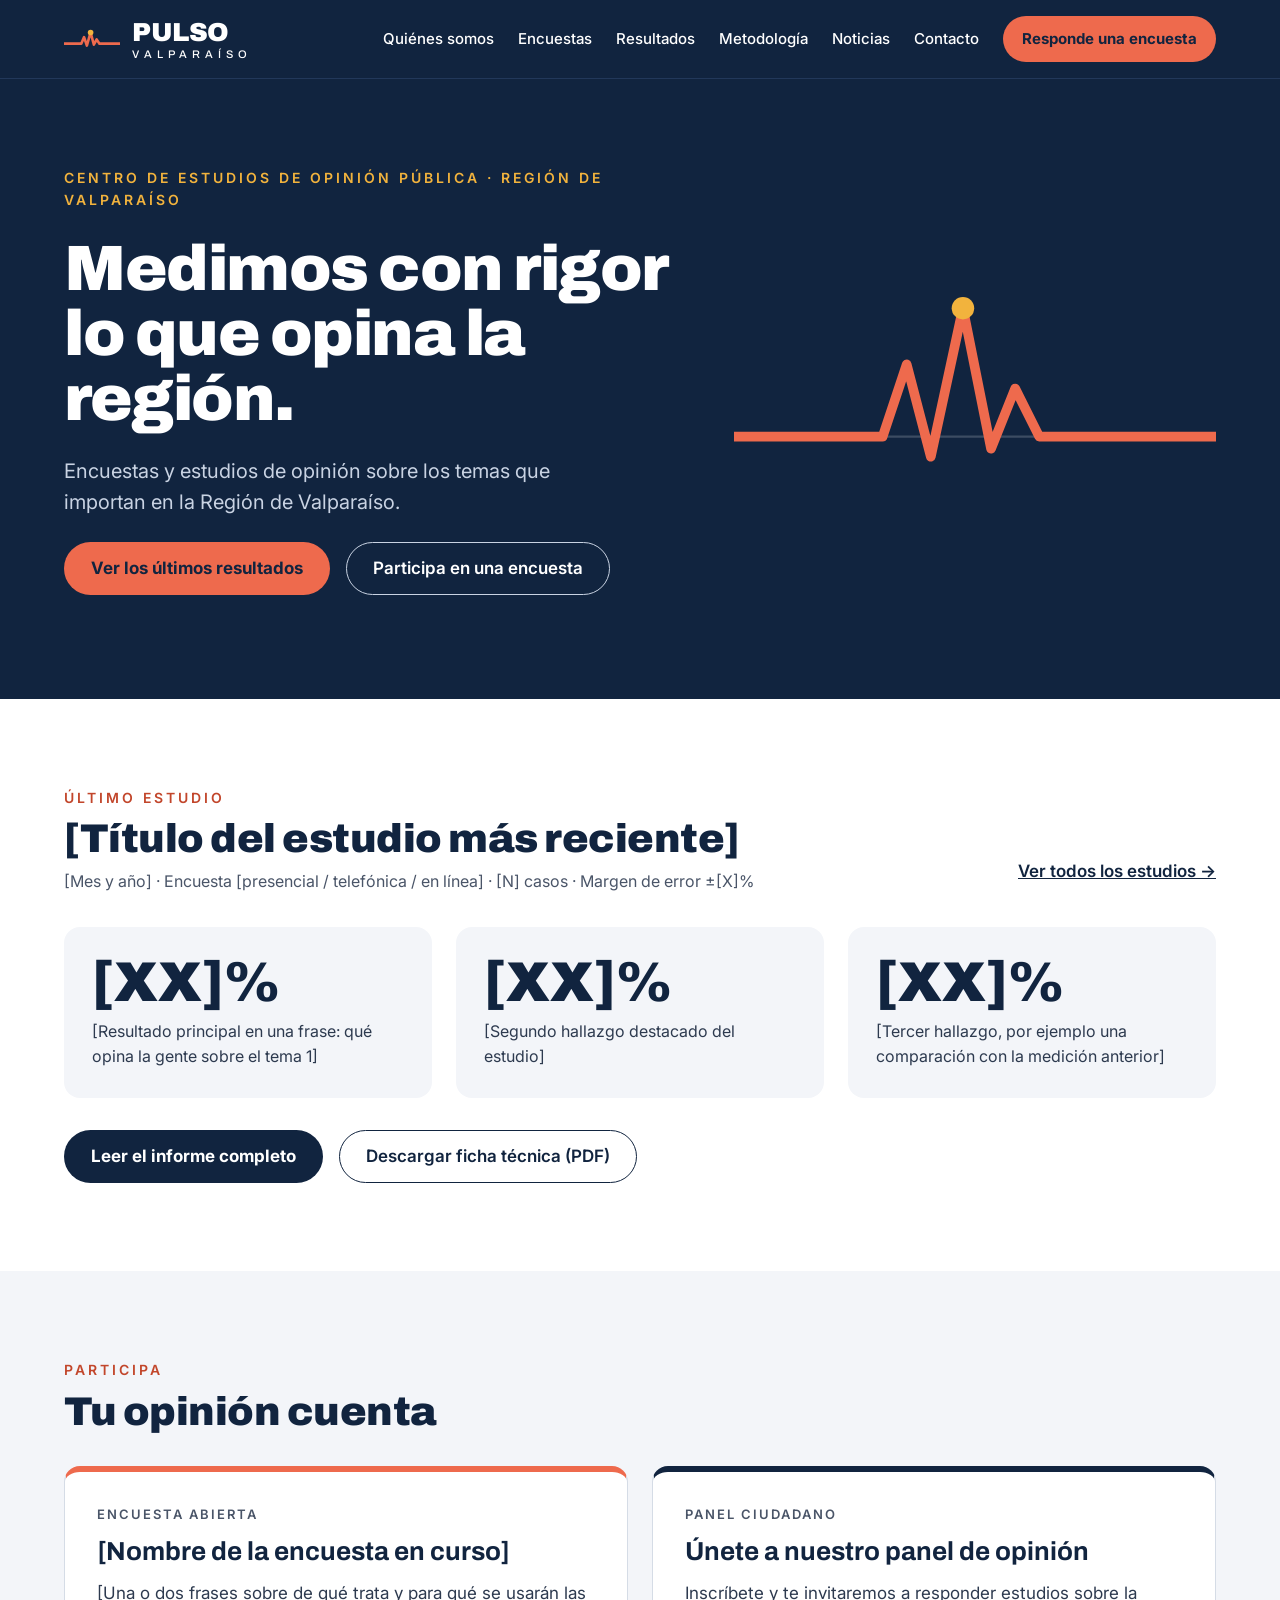
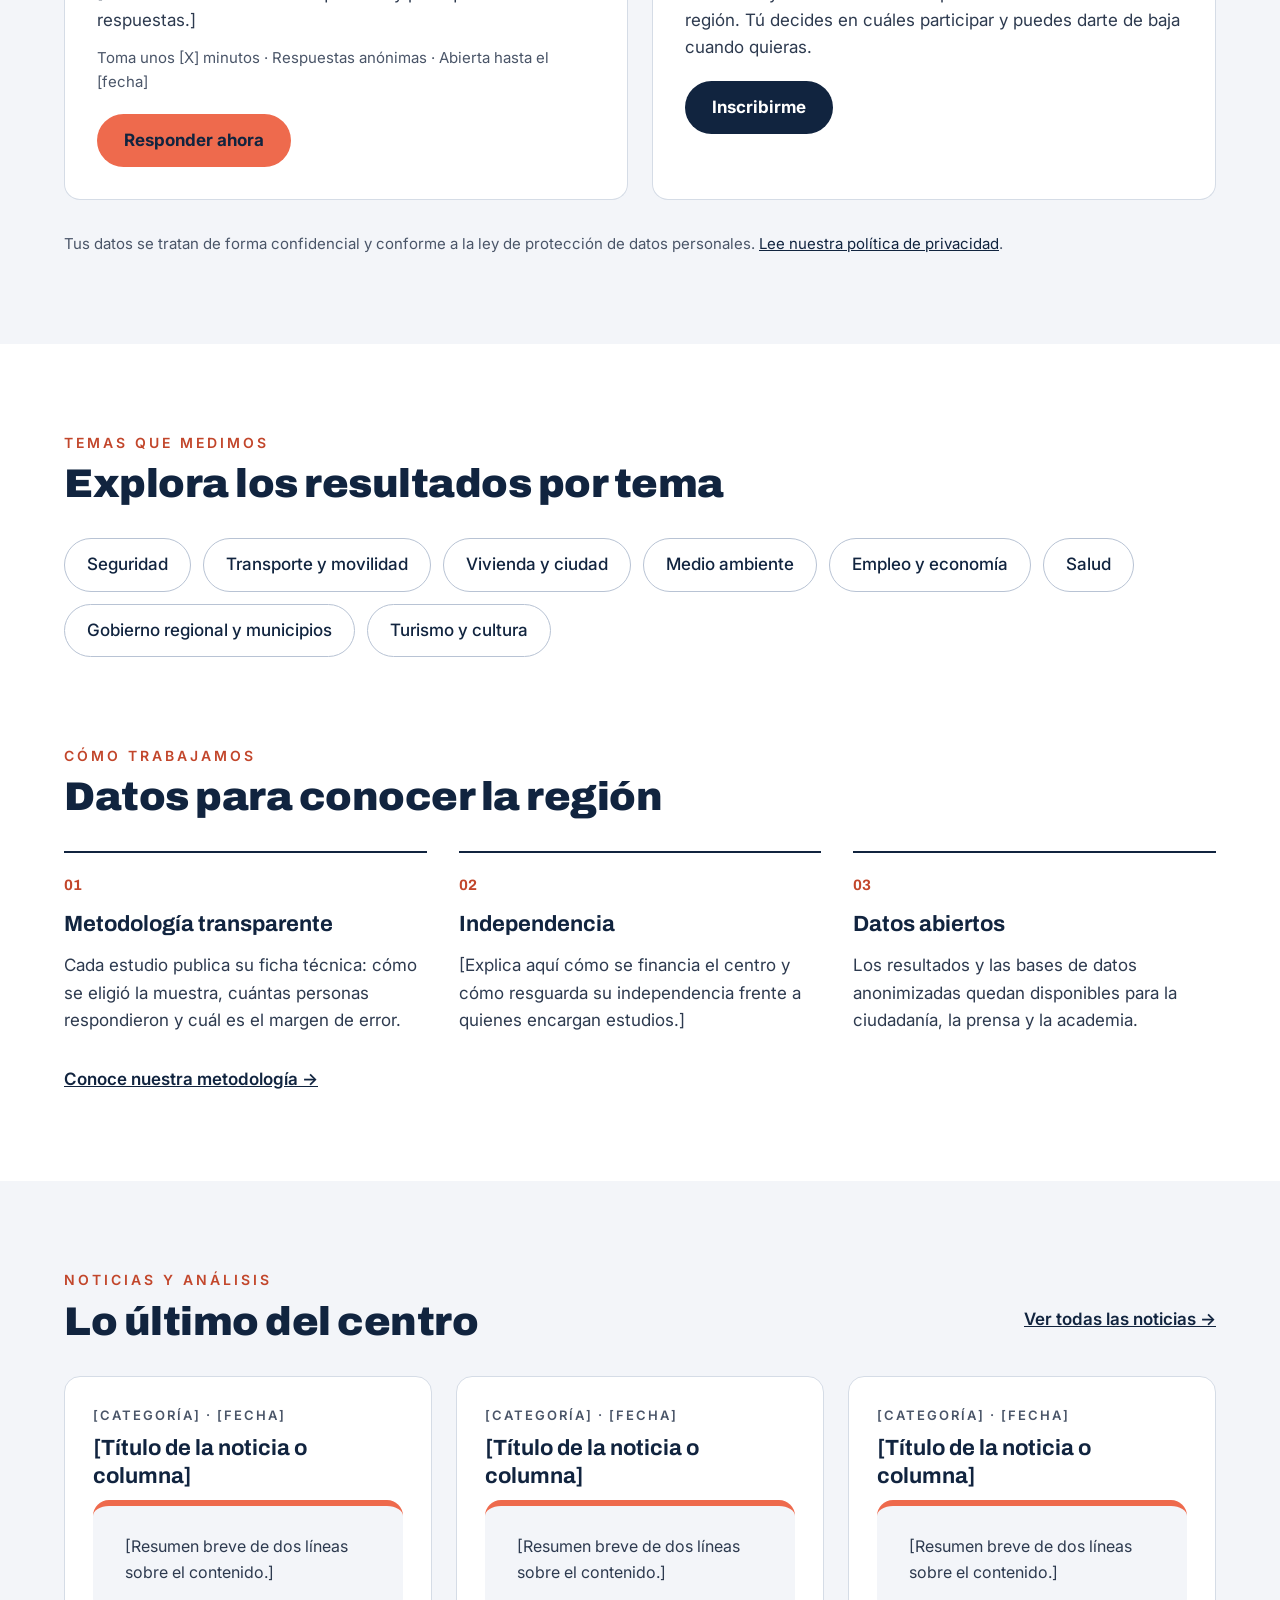
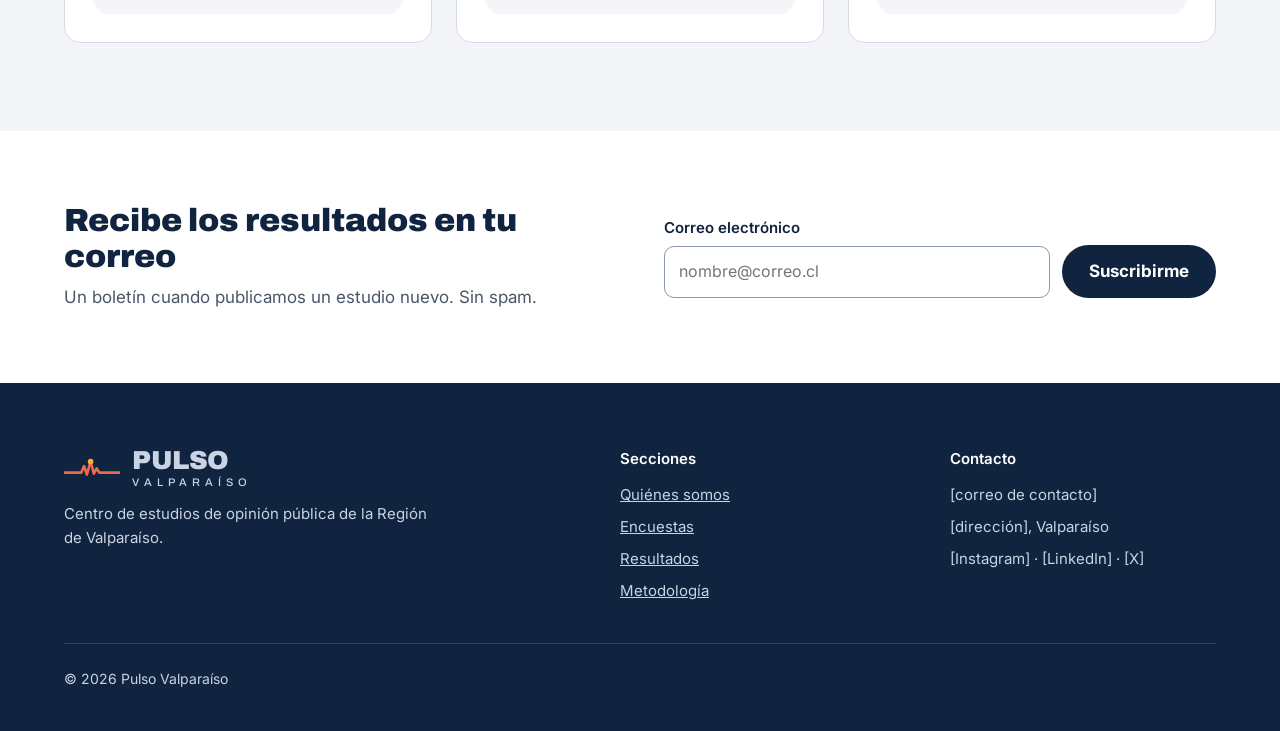
<file: index.html>
<!doctype html>
<html lang="es">
<head>
  <meta charset="utf-8">
  <meta name="viewport" content="width=device-width, initial-scale=1">
  <title>Pulso Valparaíso · Centro de estudios de opinión pública</title>
  <meta name="description" content="Encuestas y estudios de opinión sobre los temas que importan en la Región de Valparaíso.">
  <link rel="icon" href="img/favicon.svg" type="image/svg+xml">
  <link rel="preconnect" href="https://fonts.googleapis.com">
  <link rel="preconnect" href="https://fonts.gstatic.com" crossorigin>
  <link rel="stylesheet" href="https://fonts.googleapis.com/css2?family=Archivo:wght@500;700;900&family=Inter:wght@400;500;600;700&display=swap">
  <link rel="stylesheet" href="css/estilos.css">
</head>
<body>
<a class="saltar" href="#contenido">Saltar al contenido</a>

<!-- ===================== ENCABEZADO Y MENÚ ===================== -->
<header class="encabezado">
  <div class="contenedor">
    <a class="marca" href="index.html" aria-label="Pulso Valparaíso, ir al inicio">
      <svg width="56" height="28" viewBox="0 0 600 200" aria-hidden="true"><polyline class="pulso-linea" points="0,150 185,150 215,80 245,170 285,30 320,160 350,105 380,150 600,150" fill="none" stroke-width="28" stroke-linecap="round" stroke-linejoin="round"/><circle class="pulso-punto" cx="285" cy="30" r="30"/></svg>
      <span class="marca-texto"><strong>PULSO</strong><span>VALPARAÍSO</span></span>
    </a>
    <button class="boton-menu" type="button" aria-expanded="false" aria-controls="menu-principal">
      <svg width="20" height="20" viewBox="0 0 24 24" aria-hidden="true" fill="none" stroke="currentColor" stroke-width="2" stroke-linecap="round"><path d="M3 6h18M3 12h18M3 18h18"/></svg>
      Menú
    </button>
    <nav class="menu" id="menu-principal" aria-label="Menú principal">
      <a href="#sobre">Quiénes somos</a>
      <a href="#participa">Encuestas</a>
      <a href="#ultimo-estudio">Resultados</a>
      <a href="#como-trabajamos">Metodología</a>
      <a href="#noticias">Noticias</a>
      <a href="#contacto">Contacto</a>
      <a class="boton boton-acento" href="#participa">Responde una encuesta</a>
    </nav>
  </div>
</header>

<main id="contenido">

<!-- ===================== PORTADA ===================== -->
<section class="portada">
  <div class="contenedor">
    <div class="portada-texto">
      <p class="antetitulo">Centro de estudios de opinión pública · Región de Valparaíso</p>
      <h1>Medimos con rigor lo que opina la región.</h1>
      <p class="bajada">Encuestas y estudios de opinión sobre los temas que importan en la Región de Valparaíso.</p>
      <div class="grupo-botones">
        <a class="boton boton-acento" href="#ultimo-estudio">Ver los últimos resultados</a>
        <a class="boton boton-borde-claro" href="#participa">Participa en una encuesta</a>
      </div>
    </div>
    <div class="portada-grafico">
      <svg viewBox="0 0 600 260" aria-hidden="true"><line x1="0" y1="200" x2="600" y2="200" stroke="#FFFFFF" stroke-opacity="0.18" stroke-width="3"/><polyline class="pulso-linea" points="0,200 150,200 185,200 215,110 245,225 285,40 320,215 350,140 380,200 600,200" fill="none" stroke-width="12" stroke-linecap="round" stroke-linejoin="round"/><circle class="pulso-punto" cx="285" cy="40" r="14"/></svg>
    </div>
  </div>
</section>

<!-- ===================== ÚLTIMO ESTUDIO =====================
     Para publicar un estudio nuevo, cambia los textos entre [corchetes]. -->
<section class="seccion" id="ultimo-estudio">
  <div class="contenedor">
    <div class="fila-titulo">
      <div class="titulo-seccion">
        <p class="antetitulo">Último estudio</p>
        <h2>[Título del estudio más reciente]</h2>
        <p class="dato-ficha">[Mes y año] · Encuesta [presencial / telefónica / en línea] · [N] casos · Margen de error ±[X]%</p>
      </div>
      <a class="enlace-flecha" href="#">Ver todos los estudios →</a>
    </div>
    <div class="fila">
      <div class="cifra">
        <strong>[XX]%</strong>
        <p>[Resultado principal en una frase: qué opina la gente sobre el tema 1]</p>
      </div>
      <div class="cifra">
        <strong>[XX]%</strong>
        <p>[Segundo hallazgo destacado del estudio]</p>
      </div>
      <div class="cifra">
        <strong>[XX]%</strong>
        <p>[Tercer hallazgo, por ejemplo una comparación con la medición anterior]</p>
      </div>
    </div>
    <div class="grupo-botones">
      <a class="boton boton-azul" href="#">Leer el informe completo</a>
      <a class="boton boton-borde" href="#">Descargar ficha técnica (PDF)</a>
    </div>
  </div>
</section>

<!-- ===================== PARTICIPA ===================== -->
<section class="seccion seccion-gris" id="participa">
  <div class="contenedor">
    <div class="titulo-seccion">
      <p class="antetitulo">Participa</p>
      <h2>Tu opinión cuenta</h2>
    </div>
    <div class="fila">
      <article class="tarjeta tarjeta-acento">
        <p class="etiqueta">Encuesta abierta</p>
        <h3>[Nombre de la encuesta en curso]</h3>
        <p>[Una o dos frases sobre de qué trata y para qué se usarán las respuestas.]</p>
        <p class="detalle">Toma unos [X] minutos · Respuestas anónimas · Abierta hasta el [fecha]</p>
        <!-- Cuando tengas la encuesta (Google Forms u otra), pega su enlace en href="#" -->
        <a class="boton boton-acento" href="#">Responder ahora</a>
      </article>
      <article class="tarjeta">
        <p class="etiqueta">Panel ciudadano</p>
        <h3>Únete a nuestro panel de opinión</h3>
        <p>Inscríbete y te invitaremos a responder estudios sobre la región. Tú decides en cuáles participar y puedes darte de baja cuando quieras.</p>
        <a class="boton boton-azul" href="panel-ciudadano.html">Inscribirme</a>
      </article>
    </div>
    <p class="nota">Tus datos se tratan de forma confidencial y conforme a la ley de protección de datos personales. <a href="privacidad.html">Lee nuestra política de privacidad</a>.</p>
  </div>
</section>

<!-- ===================== TEMAS ===================== -->
<section class="seccion" style="padding-bottom: 32px">
  <div class="contenedor">
    <div class="titulo-seccion">
      <p class="antetitulo">Temas que medimos</p>
      <h2>Explora los resultados por tema</h2>
    </div>
    <div class="temas">
      <a href="#">Seguridad</a>
      <a href="#">Transporte y movilidad</a>
      <a href="#">Vivienda y ciudad</a>
      <a href="#">Medio ambiente</a>
      <a href="#">Empleo y economía</a>
      <a href="#">Salud</a>
      <a href="#">Gobierno regional y municipios</a>
      <a href="#">Turismo y cultura</a>
    </div>
  </div>
</section>

<!-- ===================== CÓMO TRABAJAMOS ===================== -->
<section class="seccion" id="como-trabajamos" style="padding-top: 56px">
  <div class="contenedor">
    <div class="titulo-seccion">
      <p class="antetitulo">Cómo trabajamos</p>
      <h2>Datos para conocer la región</h2>
    </div>
    <div class="principios">
      <div class="principio">
        <p class="numero">01</p>
        <h3>Metodología transparente</h3>
        <p>Cada estudio publica su ficha técnica: cómo se eligió la muestra, cuántas personas respondieron y cuál es el margen de error.</p>
      </div>
      <div class="principio">
        <p class="numero">02</p>
        <h3>Independencia</h3>
        <p>[Explica aquí cómo se financia el centro y cómo resguarda su independencia frente a quienes encargan estudios.]</p>
      </div>
      <div class="principio">
        <p class="numero">03</p>
        <h3>Datos abiertos</h3>
        <p>Los resultados y las bases de datos anonimizadas quedan disponibles para la ciudadanía, la prensa y la academia.</p>
      </div>
    </div>
    <div><a class="enlace-flecha" href="#">Conoce nuestra metodología →</a></div>
  </div>
</section>

<!-- ===================== NOTICIAS ===================== -->
<section class="seccion seccion-gris" id="noticias">
  <div class="contenedor">
    <div class="fila-titulo">
      <div class="titulo-seccion">
        <p class="antetitulo">Noticias y análisis</p>
        <h2>Lo último del centro</h2>
      </div>
      <a class="enlace-flecha" href="#">Ver todas las noticias →</a>
    </div>
    <div class="fila">
      <a class="noticia" href="#">
        <span class="etiqueta">[CATEGORÍA] · [FECHA]</span>
        <span class="titular">[Título de la noticia o columna]</span>
        <span class="resumen">[Resumen breve de dos líneas sobre el contenido.]</span>
      </a>
      <a class="noticia" href="#">
        <span class="etiqueta">[CATEGORÍA] · [FECHA]</span>
        <span class="titular">[Título de la noticia o columna]</span>
        <span class="resumen">[Resumen breve de dos líneas sobre el contenido.]</span>
      </a>
      <a class="noticia" href="#">
        <span class="etiqueta">[CATEGORÍA] · [FECHA]</span>
        <span class="titular">[Título de la noticia o columna]</span>
        <span class="resumen">[Resumen breve de dos líneas sobre el contenido.]</span>
      </a>
    </div>
  </div>
</section>

<!-- ===================== BOLETÍN ===================== -->
<section class="seccion boletin" style="padding: 72px 0">
  <div class="contenedor">
    <div class="boletin-texto">
      <h2>Recibe los resultados en tu correo</h2>
      <p>Un boletín cuando publicamos un estudio nuevo. Sin spam.</p>
    </div>
    <!-- Este formulario todavía no está conectado a un servicio que guarde los correos. -->
    <form class="formulario-pendiente" data-mensaje="¡Gracias! (Demostración: la suscripción aún no está conectada.)">
      <label class="campo">Correo electrónico
        <input type="email" name="correo" placeholder="nombre@correo.cl" autocomplete="email" required>
      </label>
      <button class="boton boton-azul" type="submit">Suscribirme</button>
    </form>
  </div>
</section>

</main>

<!-- ===================== PIE DE PÁGINA ===================== -->
<footer class="pie" id="contacto">
  <div class="contenedor">
    <div class="pie-columnas">
      <div class="pie-marca" id="sobre">
        <a class="marca" href="index.html" aria-label="Pulso Valparaíso, ir al inicio">
          <svg width="56" height="28" viewBox="0 0 600 200" aria-hidden="true"><polyline class="pulso-linea" points="0,150 185,150 215,80 245,170 285,30 320,160 350,105 380,150 600,150" fill="none" stroke-width="28" stroke-linecap="round" stroke-linejoin="round"/><circle class="pulso-punto" cx="285" cy="30" r="30"/></svg>
          <span class="marca-texto"><strong>PULSO</strong><span>VALPARAÍSO</span></span>
        </a>
        <p>Centro de estudios de opinión pública de la Región de Valparaíso.</p>
      </div>
      <div class="pie-col">
        <p class="titulo-col">Secciones</p>
        <a href="#sobre">Quiénes somos</a>
        <a href="#participa">Encuestas</a>
        <a href="#ultimo-estudio">Resultados</a>
        <a href="#como-trabajamos">Metodología</a>
      </div>
      <div class="pie-col">
        <p class="titulo-col">Contacto</p>
        <span>[correo de contacto]</span>
        <span>[dirección], Valparaíso</span>
        <span>[Instagram] · [LinkedIn] · [X]</span>
      </div>
    </div>
    <div class="pie-final">
      <span>© 2026 Pulso Valparaíso</span>
<!--  <span><a href="privacidad.html">Política de privacidad</a> · <a href="#">Términos de uso</a></span> -->
    </div>
  </div>
</footer>

<script src="js/sitio.js"></script>
</body>
</html>
</file>
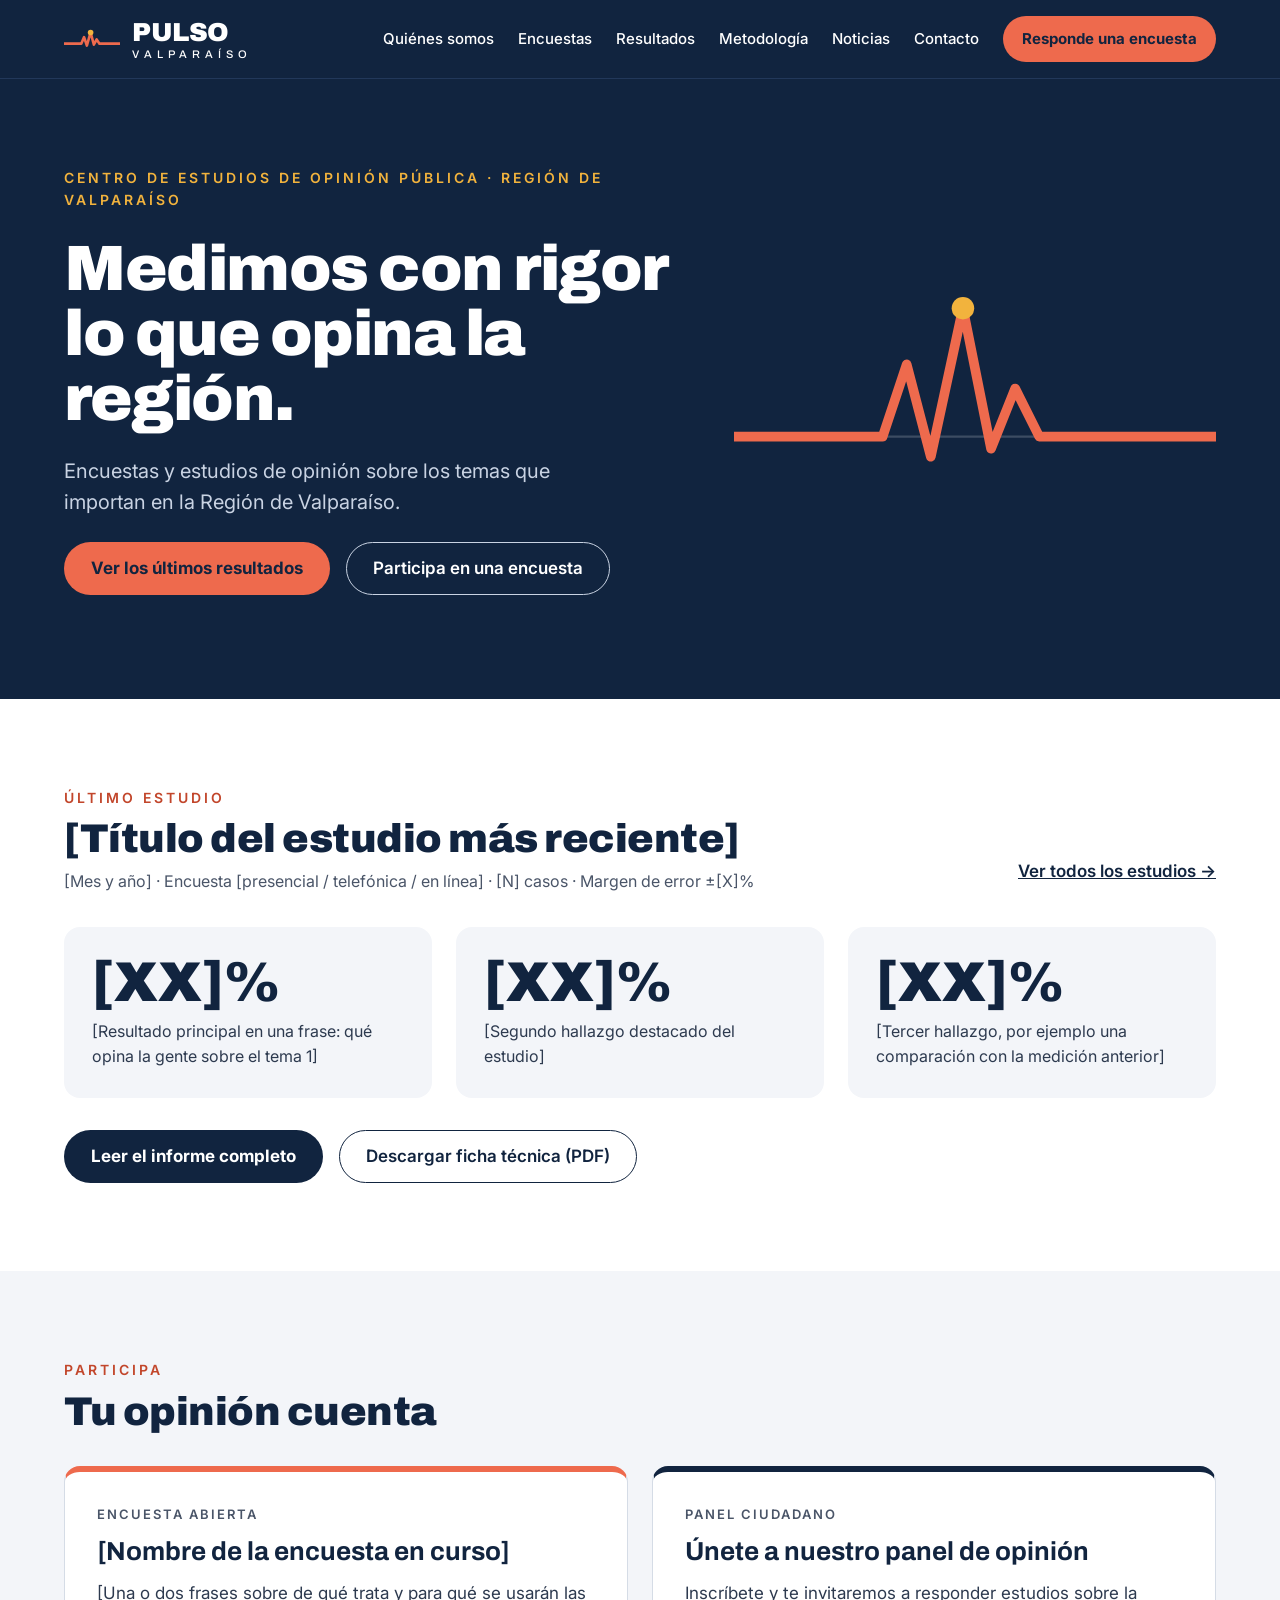
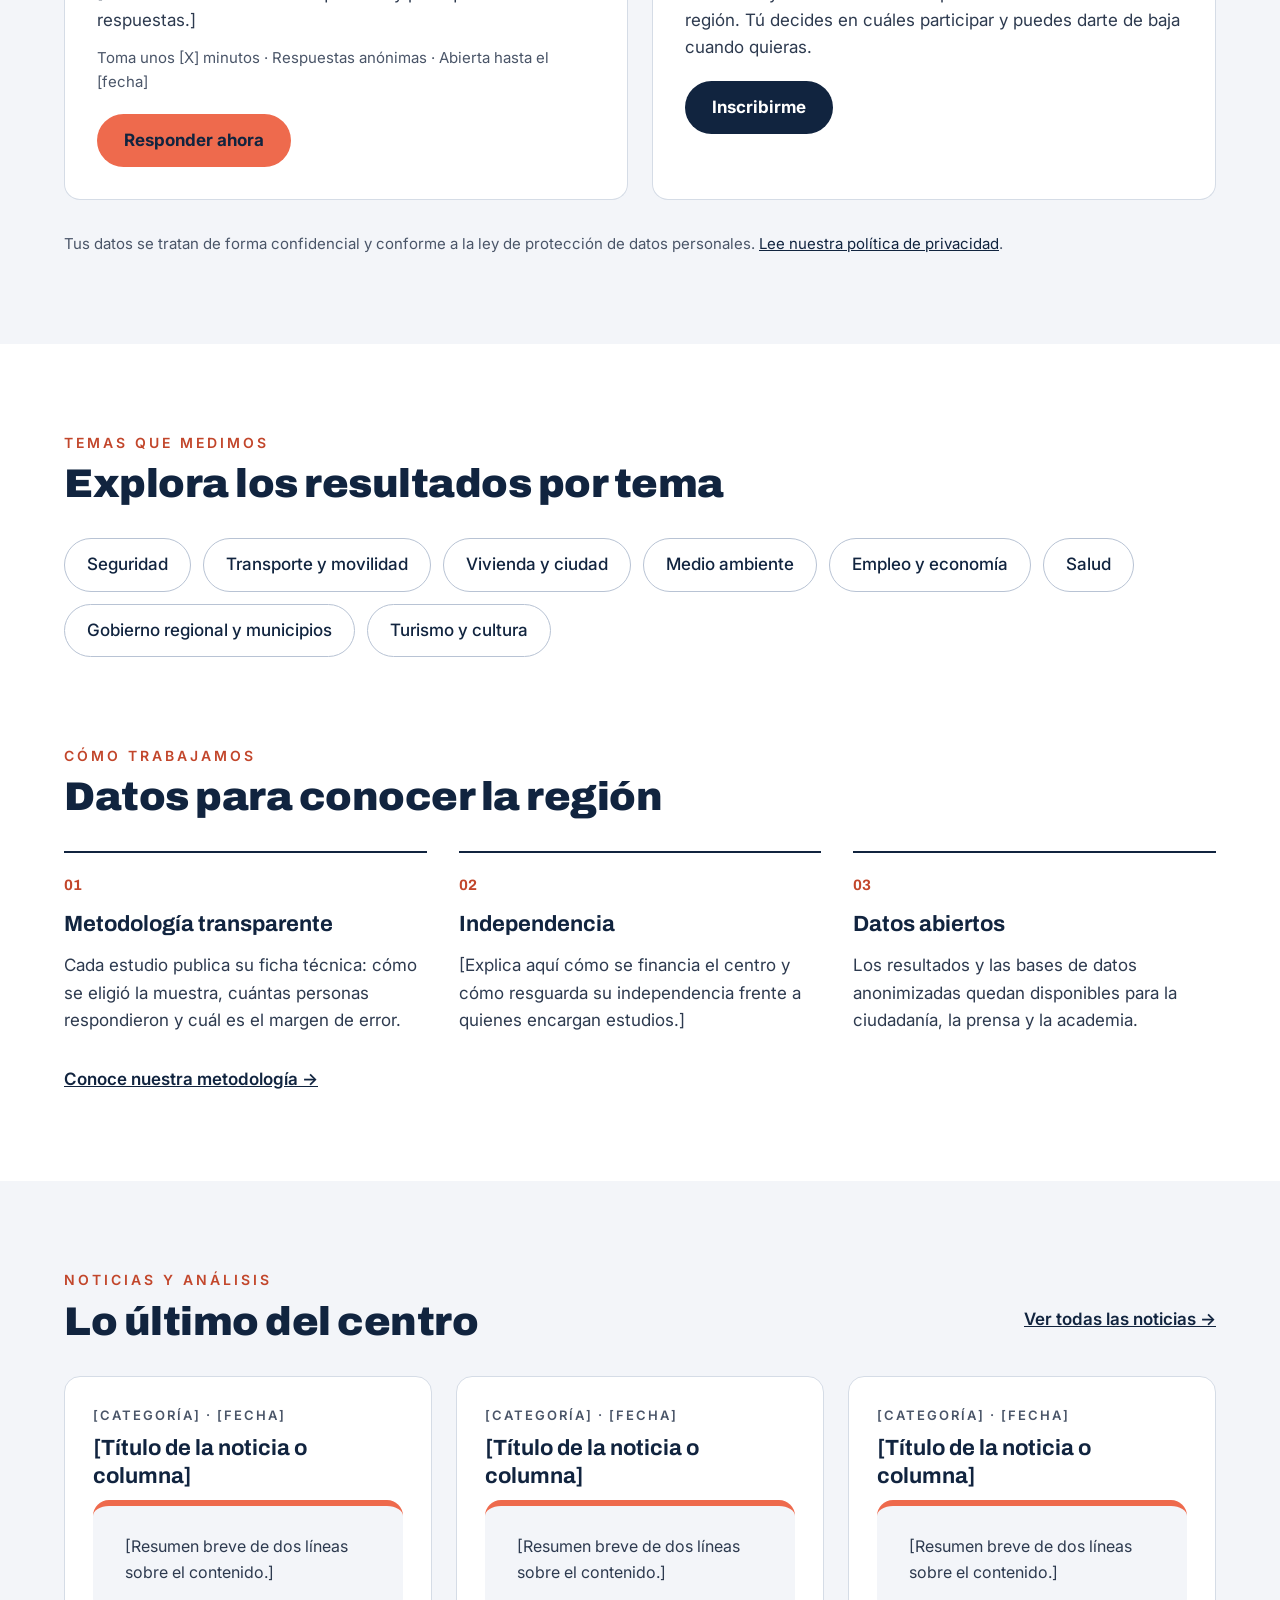
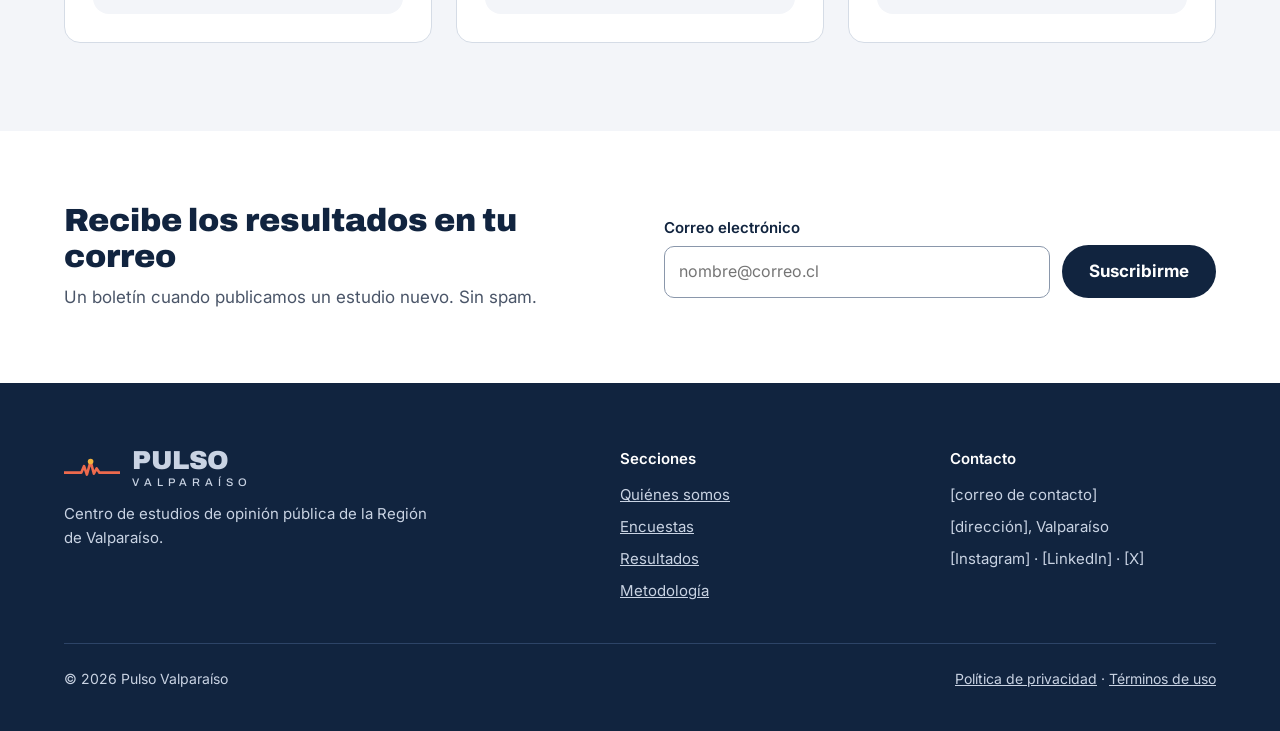
<file: index (1).html>
<!doctype html>
<html lang="es">
<head>
  <meta charset="utf-8">
  <meta name="viewport" content="width=device-width, initial-scale=1">
  <title>Pulso Valparaíso · Centro de estudios de opinión pública</title>
  <meta name="description" content="Encuestas y estudios de opinión sobre los temas que importan en la Región de Valparaíso.">
  <link rel="icon" href="img/favicon.svg" type="image/svg+xml">
  <link rel="preconnect" href="https://fonts.googleapis.com">
  <link rel="preconnect" href="https://fonts.gstatic.com" crossorigin>
  <link rel="stylesheet" href="https://fonts.googleapis.com/css2?family=Archivo:wght@500;700;900&family=Inter:wght@400;500;600;700&display=swap">
  <link rel="stylesheet" href="css/estilos.css">
</head>
<body>
<a class="saltar" href="#contenido">Saltar al contenido</a>

<!-- ===================== ENCABEZADO Y MENÚ ===================== -->
<header class="encabezado">
  <div class="contenedor">
    <a class="marca" href="index.html" aria-label="Pulso Valparaíso, ir al inicio">
      <svg width="56" height="28" viewBox="0 0 600 200" aria-hidden="true"><polyline class="pulso-linea" points="0,150 185,150 215,80 245,170 285,30 320,160 350,105 380,150 600,150" fill="none" stroke-width="28" stroke-linecap="round" stroke-linejoin="round"/><circle class="pulso-punto" cx="285" cy="30" r="30"/></svg>
      <span class="marca-texto"><strong>PULSO</strong><span>VALPARAÍSO</span></span>
    </a>
    <button class="boton-menu" type="button" aria-expanded="false" aria-controls="menu-principal">
      <svg width="20" height="20" viewBox="0 0 24 24" aria-hidden="true" fill="none" stroke="currentColor" stroke-width="2" stroke-linecap="round"><path d="M3 6h18M3 12h18M3 18h18"/></svg>
      Menú
    </button>
    <nav class="menu" id="menu-principal" aria-label="Menú principal">
      <a href="#sobre">Quiénes somos</a>
      <a href="#participa">Encuestas</a>
      <a href="#ultimo-estudio">Resultados</a>
      <a href="#como-trabajamos">Metodología</a>
      <a href="#noticias">Noticias</a>
      <a href="#contacto">Contacto</a>
      <a class="boton boton-acento" href="#participa">Responde una encuesta</a>
    </nav>
  </div>
</header>

<main id="contenido">

<!-- ===================== PORTADA ===================== -->
<section class="portada">
  <div class="contenedor">
    <div class="portada-texto">
      <p class="antetitulo">Centro de estudios de opinión pública · Región de Valparaíso</p>
      <h1>Medimos con rigor lo que opina la región.</h1>
      <p class="bajada">Encuestas y estudios de opinión sobre los temas que importan en la Región de Valparaíso.</p>
      <div class="grupo-botones">
        <a class="boton boton-acento" href="#ultimo-estudio">Ver los últimos resultados</a>
        <a class="boton boton-borde-claro" href="#participa">Participa en una encuesta</a>
      </div>
    </div>
    <div class="portada-grafico">
      <svg viewBox="0 0 600 260" aria-hidden="true"><line x1="0" y1="200" x2="600" y2="200" stroke="#FFFFFF" stroke-opacity="0.18" stroke-width="3"/><polyline class="pulso-linea" points="0,200 150,200 185,200 215,110 245,225 285,40 320,215 350,140 380,200 600,200" fill="none" stroke-width="12" stroke-linecap="round" stroke-linejoin="round"/><circle class="pulso-punto" cx="285" cy="40" r="14"/></svg>
    </div>
  </div>
</section>

<!-- ===================== ÚLTIMO ESTUDIO =====================
     Para publicar un estudio nuevo, cambia los textos entre [corchetes]. -->
<section class="seccion" id="ultimo-estudio">
  <div class="contenedor">
    <div class="fila-titulo">
      <div class="titulo-seccion">
        <p class="antetitulo">Último estudio</p>
        <h2>[Título del estudio más reciente]</h2>
        <p class="dato-ficha">[Mes y año] · Encuesta [presencial / telefónica / en línea] · [N] casos · Margen de error ±[X]%</p>
      </div>
      <a class="enlace-flecha" href="#">Ver todos los estudios →</a>
    </div>
    <div class="fila">
      <div class="cifra">
        <strong>[XX]%</strong>
        <p>[Resultado principal en una frase: qué opina la gente sobre el tema 1]</p>
      </div>
      <div class="cifra">
        <strong>[XX]%</strong>
        <p>[Segundo hallazgo destacado del estudio]</p>
      </div>
      <div class="cifra">
        <strong>[XX]%</strong>
        <p>[Tercer hallazgo, por ejemplo una comparación con la medición anterior]</p>
      </div>
    </div>
    <div class="grupo-botones">
      <a class="boton boton-azul" href="#">Leer el informe completo</a>
      <a class="boton boton-borde" href="#">Descargar ficha técnica (PDF)</a>
    </div>
  </div>
</section>

<!-- ===================== PARTICIPA ===================== -->
<section class="seccion seccion-gris" id="participa">
  <div class="contenedor">
    <div class="titulo-seccion">
      <p class="antetitulo">Participa</p>
      <h2>Tu opinión cuenta</h2>
    </div>
    <div class="fila">
      <article class="tarjeta tarjeta-acento">
        <p class="etiqueta">Encuesta abierta</p>
        <h3>[Nombre de la encuesta en curso]</h3>
        <p>[Una o dos frases sobre de qué trata y para qué se usarán las respuestas.]</p>
        <p class="detalle">Toma unos [X] minutos · Respuestas anónimas · Abierta hasta el [fecha]</p>
        <!-- Cuando tengas la encuesta (Google Forms u otra), pega su enlace en href="#" -->
        <a class="boton boton-acento" href="#">Responder ahora</a>
      </article>
      <article class="tarjeta">
        <p class="etiqueta">Panel ciudadano</p>
        <h3>Únete a nuestro panel de opinión</h3>
        <p>Inscríbete y te invitaremos a responder estudios sobre la región. Tú decides en cuáles participar y puedes darte de baja cuando quieras.</p>
        <a class="boton boton-azul" href="panel-ciudadano.html">Inscribirme</a>
      </article>
    </div>
    <p class="nota">Tus datos se tratan de forma confidencial y conforme a la ley de protección de datos personales. <a href="privacidad.html">Lee nuestra política de privacidad</a>.</p>
  </div>
</section>

<!-- ===================== TEMAS ===================== -->
<section class="seccion" style="padding-bottom: 32px">
  <div class="contenedor">
    <div class="titulo-seccion">
      <p class="antetitulo">Temas que medimos</p>
      <h2>Explora los resultados por tema</h2>
    </div>
    <div class="temas">
      <a href="#">Seguridad</a>
      <a href="#">Transporte y movilidad</a>
      <a href="#">Vivienda y ciudad</a>
      <a href="#">Medio ambiente</a>
      <a href="#">Empleo y economía</a>
      <a href="#">Salud</a>
      <a href="#">Gobierno regional y municipios</a>
      <a href="#">Turismo y cultura</a>
    </div>
  </div>
</section>

<!-- ===================== CÓMO TRABAJAMOS ===================== -->
<section class="seccion" id="como-trabajamos" style="padding-top: 56px">
  <div class="contenedor">
    <div class="titulo-seccion">
      <p class="antetitulo">Cómo trabajamos</p>
      <h2>Datos para conocer la región</h2>
    </div>
    <div class="principios">
      <div class="principio">
        <p class="numero">01</p>
        <h3>Metodología transparente</h3>
        <p>Cada estudio publica su ficha técnica: cómo se eligió la muestra, cuántas personas respondieron y cuál es el margen de error.</p>
      </div>
      <div class="principio">
        <p class="numero">02</p>
        <h3>Independencia</h3>
        <p>[Explica aquí cómo se financia el centro y cómo resguarda su independencia frente a quienes encargan estudios.]</p>
      </div>
      <div class="principio">
        <p class="numero">03</p>
        <h3>Datos abiertos</h3>
        <p>Los resultados y las bases de datos anonimizadas quedan disponibles para la ciudadanía, la prensa y la academia.</p>
      </div>
    </div>
    <div><a class="enlace-flecha" href="#">Conoce nuestra metodología →</a></div>
  </div>
</section>

<!-- ===================== NOTICIAS ===================== -->
<section class="seccion seccion-gris" id="noticias">
  <div class="contenedor">
    <div class="fila-titulo">
      <div class="titulo-seccion">
        <p class="antetitulo">Noticias y análisis</p>
        <h2>Lo último del centro</h2>
      </div>
      <a class="enlace-flecha" href="#">Ver todas las noticias →</a>
    </div>
    <div class="fila">
      <a class="noticia" href="#">
        <span class="etiqueta">[CATEGORÍA] · [FECHA]</span>
        <span class="titular">[Título de la noticia o columna]</span>
        <span class="resumen">[Resumen breve de dos líneas sobre el contenido.]</span>
      </a>
      <a class="noticia" href="#">
        <span class="etiqueta">[CATEGORÍA] · [FECHA]</span>
        <span class="titular">[Título de la noticia o columna]</span>
        <span class="resumen">[Resumen breve de dos líneas sobre el contenido.]</span>
      </a>
      <a class="noticia" href="#">
        <span class="etiqueta">[CATEGORÍA] · [FECHA]</span>
        <span class="titular">[Título de la noticia o columna]</span>
        <span class="resumen">[Resumen breve de dos líneas sobre el contenido.]</span>
      </a>
    </div>
  </div>
</section>

<!-- ===================== BOLETÍN ===================== -->
<section class="seccion boletin" style="padding: 72px 0">
  <div class="contenedor">
    <div class="boletin-texto">
      <h2>Recibe los resultados en tu correo</h2>
      <p>Un boletín cuando publicamos un estudio nuevo. Sin spam.</p>
    </div>
    <!-- Este formulario todavía no está conectado a un servicio que guarde los correos. -->
    <form class="formulario-pendiente" data-mensaje="¡Gracias! (Demostración: la suscripción aún no está conectada.)">
      <label class="campo">Correo electrónico
        <input type="email" name="correo" placeholder="nombre@correo.cl" autocomplete="email" required>
      </label>
      <button class="boton boton-azul" type="submit">Suscribirme</button>
    </form>
  </div>
</section>

</main>

<!-- ===================== PIE DE PÁGINA ===================== -->
<footer class="pie" id="contacto">
  <div class="contenedor">
    <div class="pie-columnas">
      <div class="pie-marca" id="sobre">
        <a class="marca" href="index.html" aria-label="Pulso Valparaíso, ir al inicio">
          <svg width="56" height="28" viewBox="0 0 600 200" aria-hidden="true"><polyline class="pulso-linea" points="0,150 185,150 215,80 245,170 285,30 320,160 350,105 380,150 600,150" fill="none" stroke-width="28" stroke-linecap="round" stroke-linejoin="round"/><circle class="pulso-punto" cx="285" cy="30" r="30"/></svg>
          <span class="marca-texto"><strong>PULSO</strong><span>VALPARAÍSO</span></span>
        </a>
        <p>Centro de estudios de opinión pública de la Región de Valparaíso.</p>
      </div>
      <div class="pie-col">
        <p class="titulo-col">Secciones</p>
        <a href="#sobre">Quiénes somos</a>
        <a href="#participa">Encuestas</a>
        <a href="#ultimo-estudio">Resultados</a>
        <a href="#como-trabajamos">Metodología</a>
      </div>
      <div class="pie-col">
        <p class="titulo-col">Contacto</p>
        <span>[correo de contacto]</span>
        <span>[dirección], Valparaíso</span>
        <span>[Instagram] · [LinkedIn] · [X]</span>
      </div>
    </div>
    <div class="pie-final">
      <span>© 2026 Pulso Valparaíso</span>
      <span><a href="privacidad.html">Política de privacidad</a> · <a href="#">Términos de uso</a></span>
    </div>
  </div>
</footer>

<script src="js/sitio.js"></script>
</body>
</html>
</file>
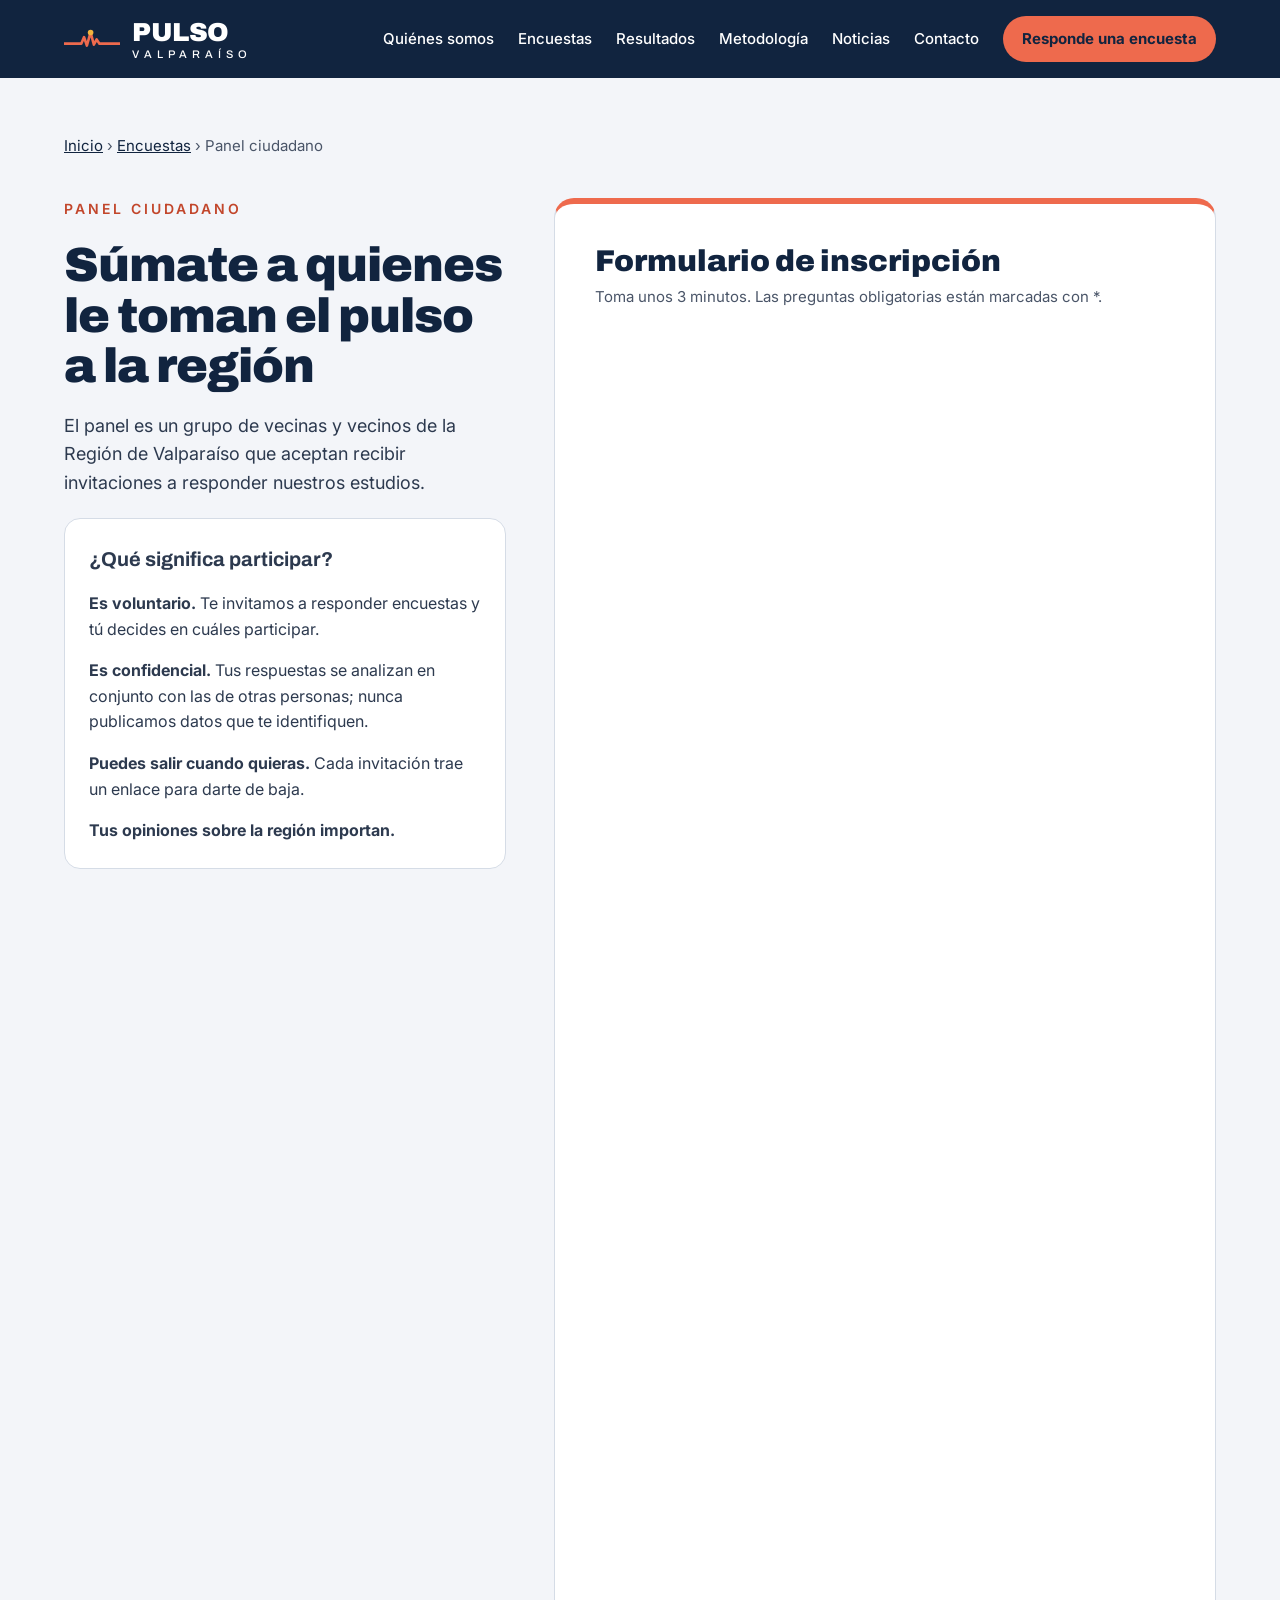
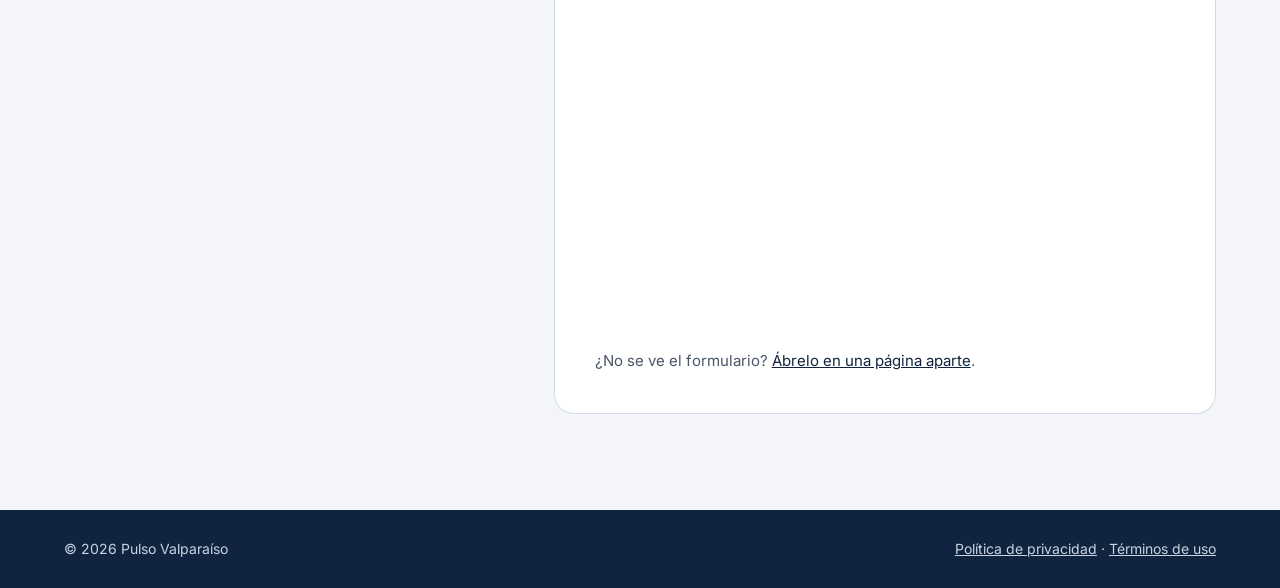
<file: panel-ciudadano (1).html>
<!doctype html>
<html lang="es">
<head>
  <meta charset="utf-8">
  <meta name="viewport" content="width=device-width, initial-scale=1">
  <title>Inscripción al panel ciudadano · Pulso Valparaíso</title>
  <meta name="description" content="Inscríbete en el panel ciudadano de Pulso Valparaíso y recibe invitaciones a responder estudios sobre la región.">
  <link rel="icon" href="img/favicon.svg" type="image/svg+xml">
  <link rel="preconnect" href="https://fonts.googleapis.com">
  <link rel="preconnect" href="https://fonts.gstatic.com" crossorigin>
  <link rel="stylesheet" href="https://fonts.googleapis.com/css2?family=Archivo:wght@500;700;900&family=Inter:wght@400;500;600;700&display=swap">
  <link rel="stylesheet" href="css/estilos.css">
</head>
<body class="pagina-panel">
<a class="saltar" href="#contenido">Saltar al contenido</a>

<!-- ===================== ENCABEZADO Y MENÚ ===================== -->
<header class="encabezado">
  <div class="contenedor">
    <a class="marca" href="index.html" aria-label="Pulso Valparaíso, ir al inicio">
      <svg width="56" height="28" viewBox="0 0 600 200" aria-hidden="true"><polyline class="pulso-linea" points="0,150 185,150 215,80 245,170 285,30 320,160 350,105 380,150 600,150" fill="none" stroke-width="28" stroke-linecap="round" stroke-linejoin="round"/><circle class="pulso-punto" cx="285" cy="30" r="30"/></svg>
      <span class="marca-texto"><strong>PULSO</strong><span>VALPARAÍSO</span></span>
    </a>
    <button class="boton-menu" type="button" aria-expanded="false" aria-controls="menu-principal">
      <svg width="20" height="20" viewBox="0 0 24 24" aria-hidden="true" fill="none" stroke="currentColor" stroke-width="2" stroke-linecap="round"><path d="M3 6h18M3 12h18M3 18h18"/></svg>
      Menú
    </button>
    <nav class="menu" id="menu-principal" aria-label="Menú principal">
      <a href="index.html#sobre">Quiénes somos</a>
      <a href="index.html#participa">Encuestas</a>
      <a href="index.html#ultimo-estudio">Resultados</a>
      <a href="index.html#como-trabajamos">Metodología</a>
      <a href="index.html#noticias">Noticias</a>
      <a href="index.html#contacto">Contacto</a>
      <a class="boton boton-acento" href="index.html#participa">Responde una encuesta</a>
    </nav>
  </div>
</header>

<main id="contenido" class="panel">
  <div class="contenedor">
    <p class="migas"><a href="index.html">Inicio</a> › <a href="index.html#participa">Encuestas</a> › Panel ciudadano</p>

    <div class="panel-columnas">

      <!-- ---------- Columna de información ---------- -->
      <div class="panel-info">
        <p class="antetitulo">Panel ciudadano</p>
        <h1>Súmate a quienes le toman el pulso a la región</h1>
        <p class="bajada">El panel es un grupo de vecinas y vecinos de la Región de Valparaíso que aceptan recibir invitaciones a responder nuestros estudios.</p>
        <div class="caja-blanca">
          <p class="titulo-caja">¿Qué significa participar?</p>
          <p><b>Es voluntario.</b> Te invitamos a responder encuestas y tú decides en cuáles participar.</p>
          <p><b>Es confidencial.</b> Tus respuestas se analizan en conjunto con las de otras personas; nunca publicamos datos que te identifiquen.</p>
          <p><b>Puedes salir cuando quieras.</b> Cada invitación trae un enlace para darte de baja.</p>
          <p><b>Tus opiniones sobre la región importan.</b></p>
        </div>
      </div>

      <!-- ---------- Formulario (Tally) ----------
           El formulario vive en Tally: https://tally.so/r/OQ4Y7K
           Para cambiar preguntas, edítalas en tally.so; esta página se actualiza sola.
           Las inscripciones se revisan en tally.so, pestaña "Submissions". -->
      <div class="panel-formulario">
        <div class="formulario-titulo">
          <h2>Formulario de inscripción</h2>
          <p>Toma unos 3 minutos. Las preguntas obligatorias están marcadas con *.</p>
        </div>
        <iframe class="formulario-tally" data-tally-src="https://tally.so/embed/OQ4Y7K?alignLeft=1&amp;hideTitle=1&amp;transparentBackground=1&amp;dynamicHeight=1" loading="lazy" width="100%" height="1600" frameborder="0" marginheight="0" marginwidth="0" title="Formulario de inscripción al panel ciudadano"></iframe>
        <p class="nota">¿No se ve el formulario? <a href="https://tally.so/r/OQ4Y7K" target="_blank" rel="noopener">Ábrelo en una página aparte</a>.</p>
      </div>

    </div>
  </div>
</main>

<footer class="pie pie-simple">
  <div class="contenedor">
    <div class="pie-final">
      <span>© 2026 Pulso Valparaíso</span>
      <span><a href="privacidad.html">Política de privacidad</a> · <a href="#">Términos de uso</a></span>
    </div>
  </div>
</footer>

<script src="js/sitio.js"></script>
<!-- Código de Tally para mostrar el formulario insertado -->
<script>var d=document,w="https://tally.so/widgets/embed.js",v=function(){"undefined"!=typeof Tally?Tally.loadEmbeds():d.querySelectorAll("iframe[data-tally-src]:not([src])").forEach((function(e){e.src=e.dataset.tallySrc}))};if("undefined"!=typeof Tally)v();else if(d.querySelector('script[src="'+w+'"]')==null){var s=d.createElement("script");s.src=w,s.onload=v,s.onerror=v,d.body.appendChild(s);}</script>
</body>
</html>
</file>
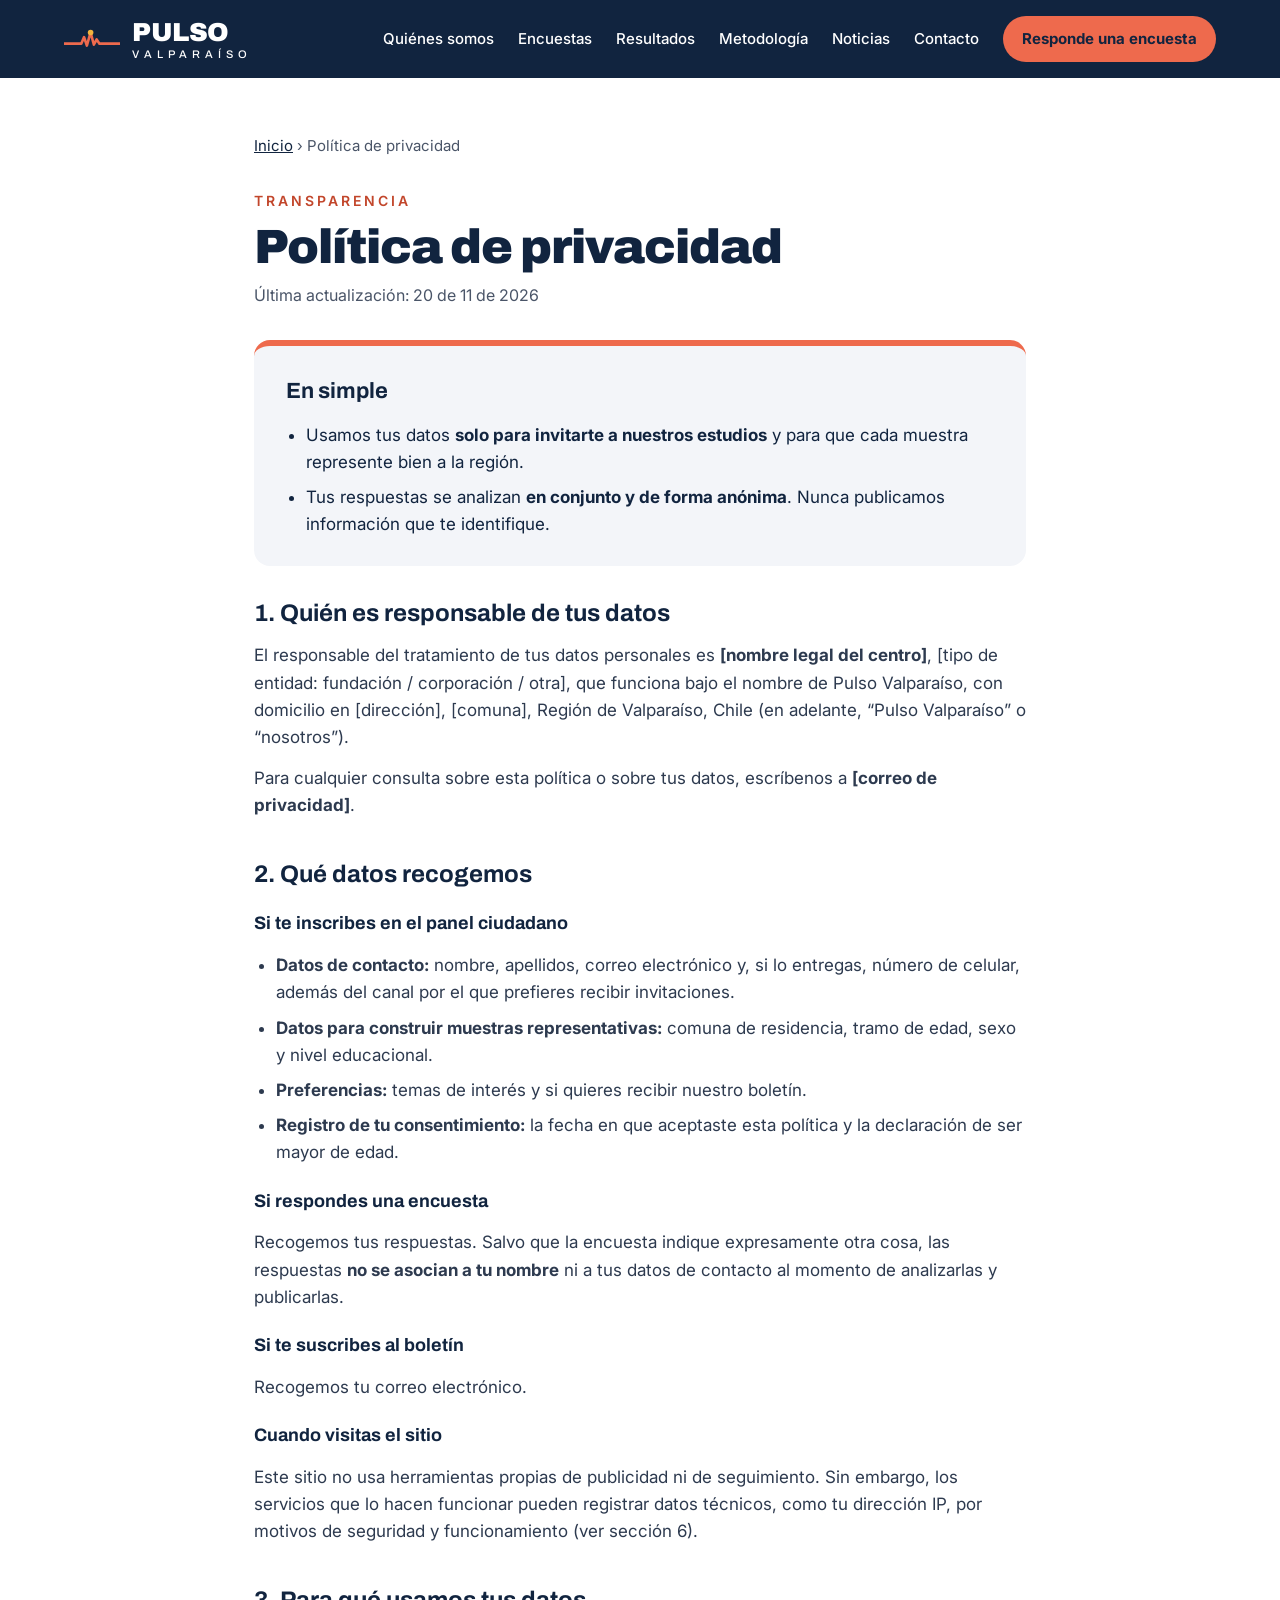
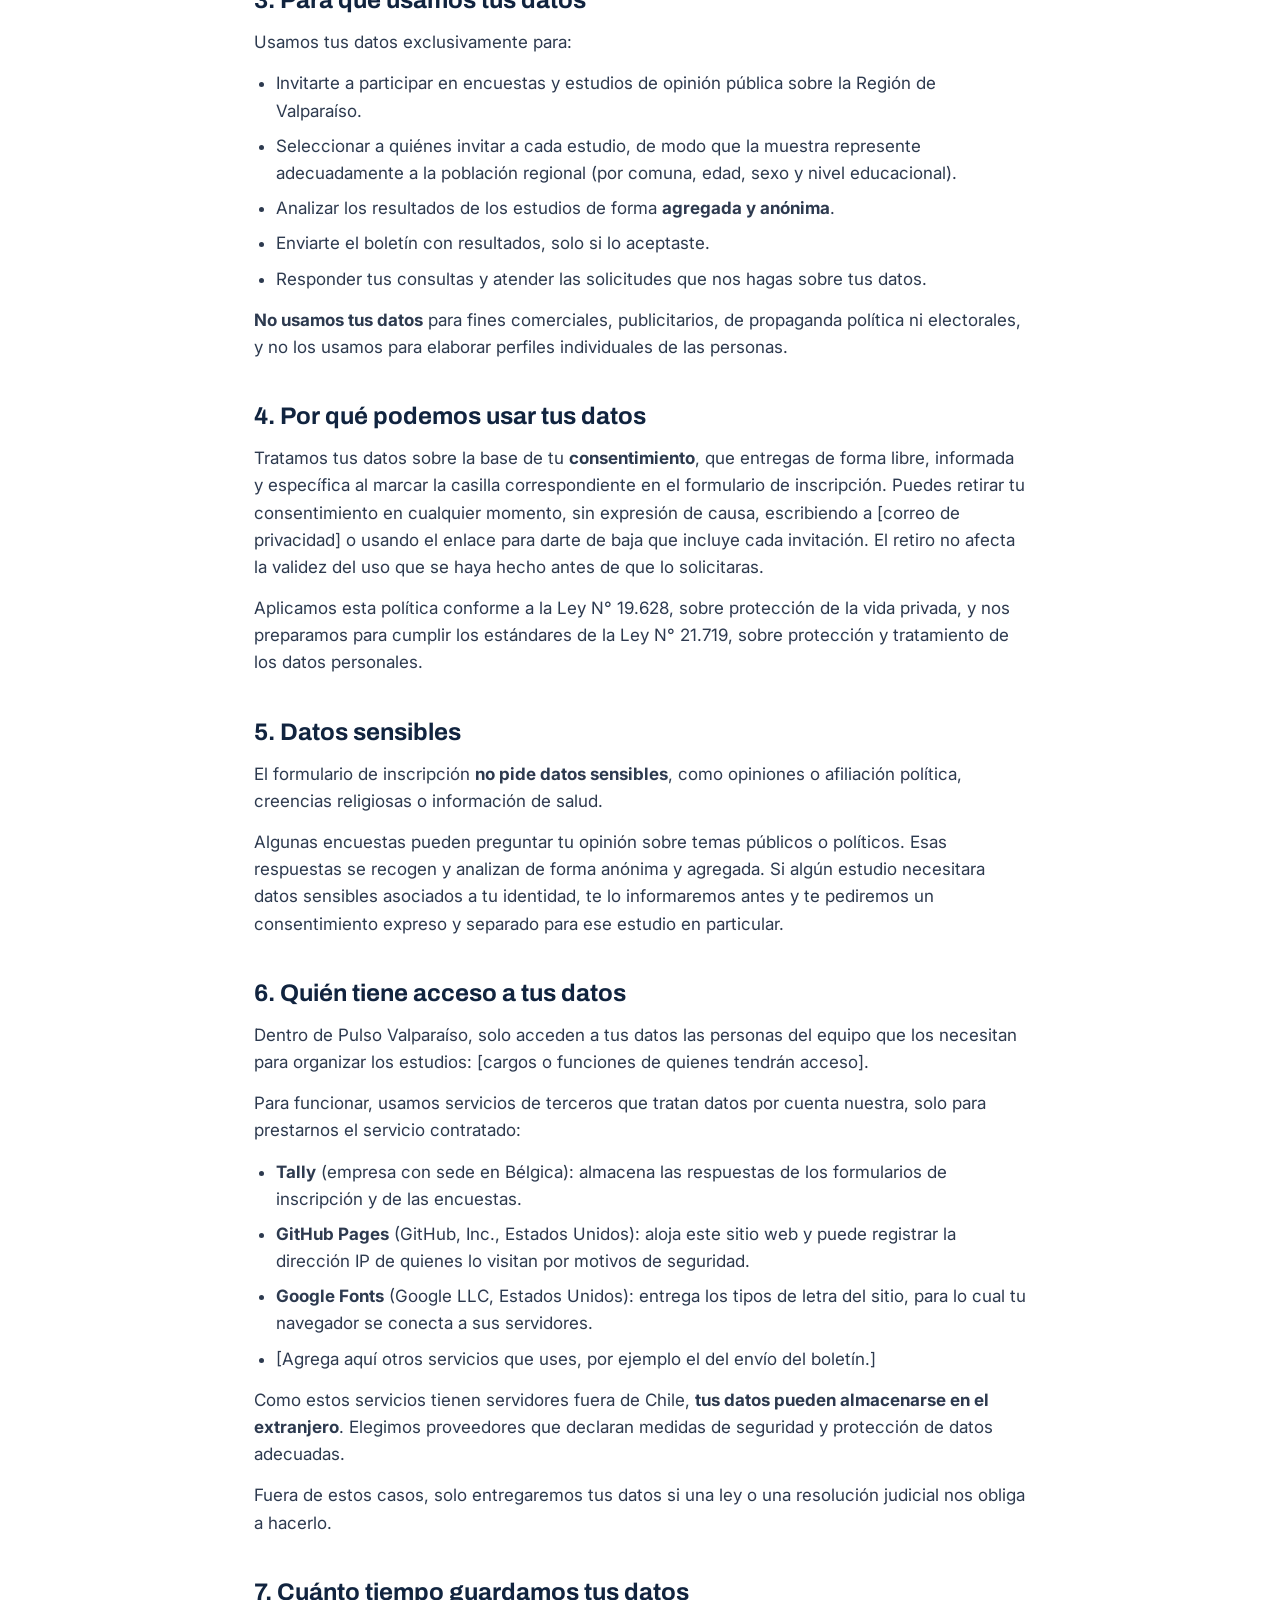
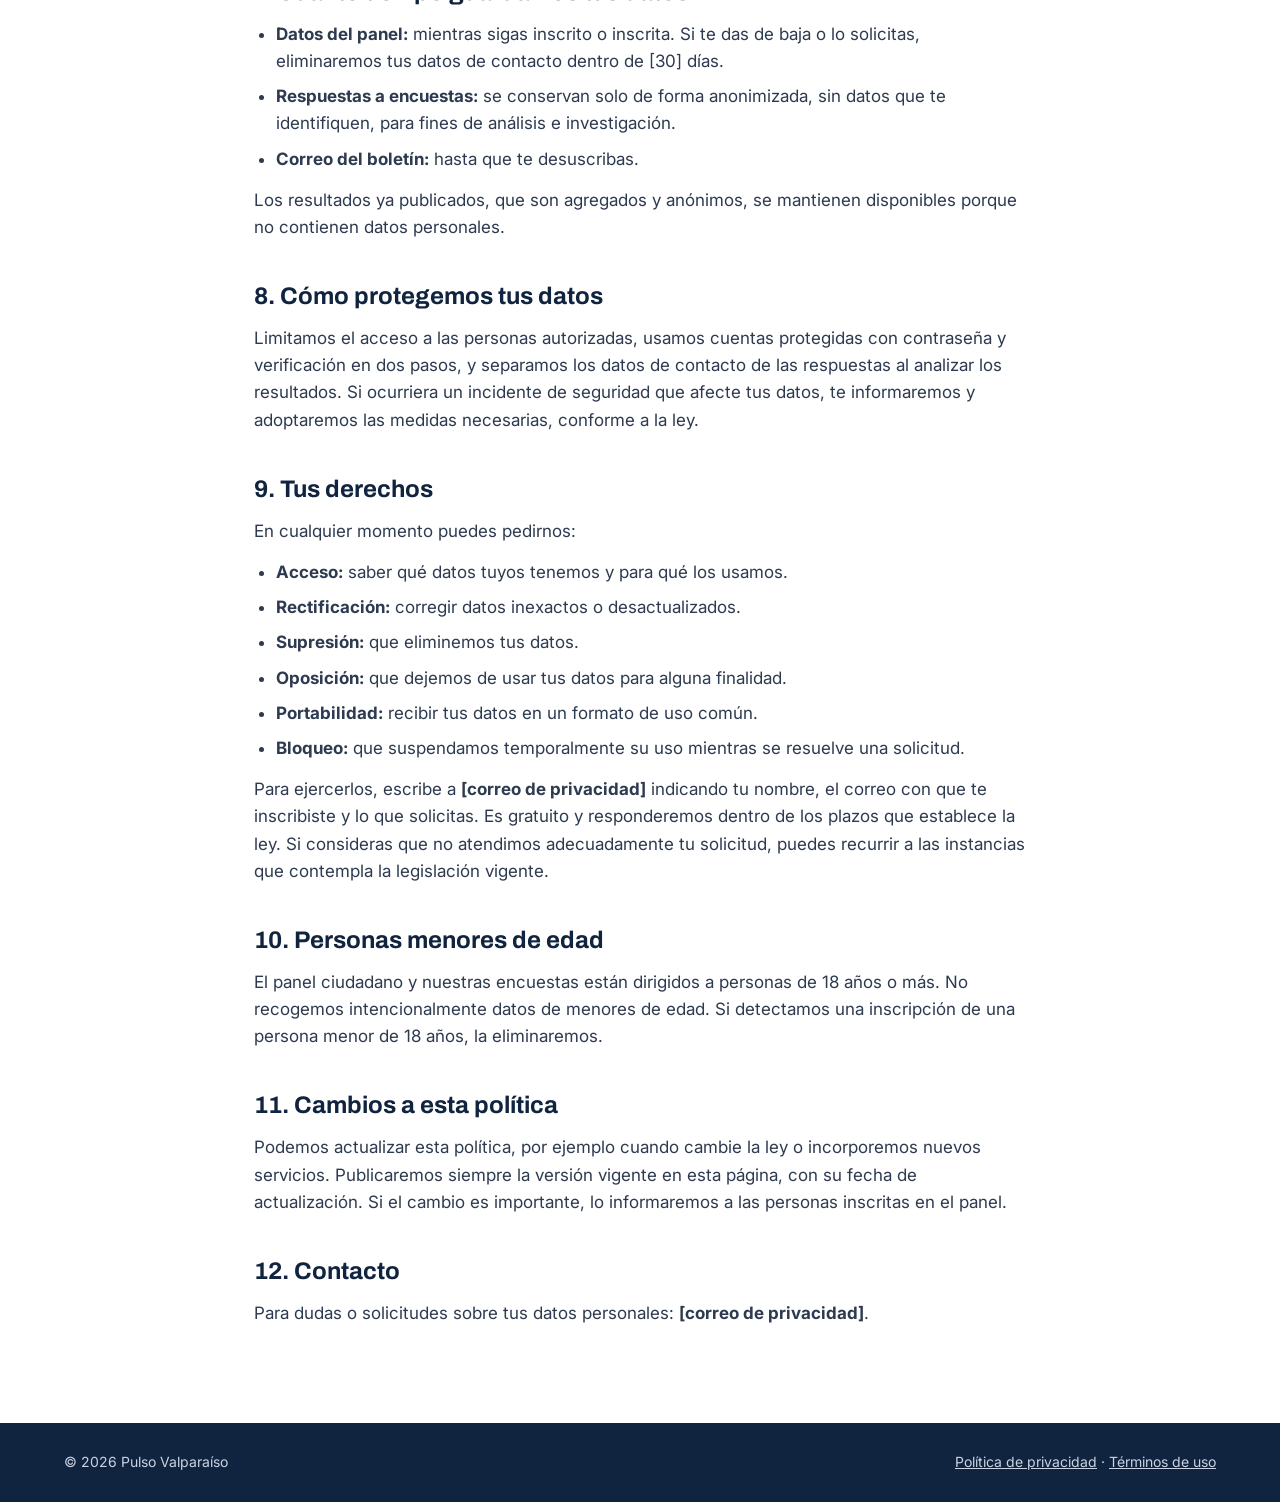
<file: privacidad.html>
<!doctype html>
<html lang="es">
<head>
  <meta charset="utf-8">
  <meta name="viewport" content="width=device-width, initial-scale=1">
  <title>Política de privacidad · Pulso Valparaíso</title>
  <meta name="description" content="Cómo Pulso Valparaíso recoge, usa y protege los datos personales de quienes participan en sus estudios y en su panel ciudadano.">
  <link rel="icon" href="img/favicon.svg" type="image/svg+xml">
  <link rel="preconnect" href="https://fonts.googleapis.com">
  <link rel="preconnect" href="https://fonts.gstatic.com" crossorigin>
  <link rel="stylesheet" href="https://fonts.googleapis.com/css2?family=Archivo:wght@500;700;900&family=Inter:wght@400;500;600;700&display=swap">
  <link rel="stylesheet" href="css/estilos.css">
</head>
<body>
<a class="saltar" href="#contenido">Saltar al contenido</a>

<!-- ===================== ENCABEZADO Y MENÚ ===================== -->
<header class="encabezado">
  <div class="contenedor">
    <a class="marca" href="index.html" aria-label="Pulso Valparaíso, ir al inicio">
      <svg width="56" height="28" viewBox="0 0 600 200" aria-hidden="true"><polyline class="pulso-linea" points="0,150 185,150 215,80 245,170 285,30 320,160 350,105 380,150 600,150" fill="none" stroke-width="28" stroke-linecap="round" stroke-linejoin="round"/><circle class="pulso-punto" cx="285" cy="30" r="30"/></svg>
      <span class="marca-texto"><strong>PULSO</strong><span>VALPARAÍSO</span></span>
    </a>
    <button class="boton-menu" type="button" aria-expanded="false" aria-controls="menu-principal">
      <svg width="20" height="20" viewBox="0 0 24 24" aria-hidden="true" fill="none" stroke="currentColor" stroke-width="2" stroke-linecap="round"><path d="M3 6h18M3 12h18M3 18h18"/></svg>
      Menú
    </button>
    <nav class="menu" id="menu-principal" aria-label="Menú principal">
      <a href="index.html#sobre">Quiénes somos</a>
      <a href="index.html#participa">Encuestas</a>
      <a href="index.html#ultimo-estudio">Resultados</a>
      <a href="index.html#como-trabajamos">Metodología</a>
      <a href="index.html#noticias">Noticias</a>
      <a href="index.html#contacto">Contacto</a>
      <a class="boton boton-acento" href="index.html#participa">Responde una encuesta</a>
    </nav>
  </div>
</header>

<!-- =========================================================
     BORRADOR PARA REVISIÓN JURÍDICA.
     Completa los textos entre [corchetes] antes de darla por final.
     ========================================================= -->
<main id="contenido" class="legal">
  <div class="contenedor">
    <p class="migas"><a href="index.html">Inicio</a> › Política de privacidad</p>

    <div class="legal-titulo">
      <p class="antetitulo">Transparencia</p>
      <h1>Política de privacidad</h1>
      <p class="dato-ficha">Última actualización: 20 de 11 de 2026</p>
    </div>

    <aside class="resumen" aria-labelledby="titulo-resumen">
      <h2 id="titulo-resumen">En simple</h2>
      <ul>
        <li>Usamos tus datos <b>solo para invitarte a nuestros estudios</b> y para que cada muestra represente bien a la región.</li>
        <li>Tus respuestas se analizan <b>en conjunto y de forma anónima</b>. Nunca publicamos información que te identifique.</li>
  <!--   <li><b>No vendemos ni compartimos</b> tus datos, y no los usamos con fines comerciales, de propaganda política ni electorales.</li>
        <li>Puedes <b>ver, corregir o borrar tus datos</b>, o salir del panel, cuando quieras, escribiendo a [correo de privacidad].</li> -->
      </ul>
    </aside>

    <div class="legal-texto">

      <section id="responsable">
        <h2>1. Quién es responsable de tus datos</h2>
        <p>El responsable del tratamiento de tus datos personales es <b>[nombre legal del centro]</b>, [tipo de entidad: fundación / corporación / otra], que funciona bajo el nombre de Pulso Valparaíso, con domicilio en [dirección], [comuna], Región de Valparaíso, Chile (en adelante, “Pulso Valparaíso” o “nosotros”).</p>
        <p>Para cualquier consulta sobre esta política o sobre tus datos, escríbenos a <b>[correo de privacidad]</b>.</p>
      </section>

      <section id="datos">
        <h2>2. Qué datos recogemos</h2>
        <h3>Si te inscribes en el panel ciudadano</h3>
        <ul>
          <li><b>Datos de contacto:</b> nombre, apellidos, correo electrónico y, si lo entregas, número de celular, además del canal por el que prefieres recibir invitaciones.</li>
          <li><b>Datos para construir muestras representativas:</b> comuna de residencia, tramo de edad, sexo y nivel educacional.</li>
          <li><b>Preferencias:</b> temas de interés y si quieres recibir nuestro boletín.</li>
          <li><b>Registro de tu consentimiento:</b> la fecha en que aceptaste esta política y la declaración de ser mayor de edad.</li>
        </ul>
        <h3>Si respondes una encuesta</h3>
        <p>Recogemos tus respuestas. Salvo que la encuesta indique expresamente otra cosa, las respuestas <b>no se asocian a tu nombre</b> ni a tus datos de contacto al momento de analizarlas y publicarlas.</p>
        <h3>Si te suscribes al boletín</h3>
        <p>Recogemos tu correo electrónico.</p>
        <h3>Cuando visitas el sitio</h3>
        <p>Este sitio no usa herramientas propias de publicidad ni de seguimiento. Sin embargo, los servicios que lo hacen funcionar pueden registrar datos técnicos, como tu dirección IP, por motivos de seguridad y funcionamiento (ver sección 6).</p>
      </section>

      <section id="finalidades">
        <h2>3. Para qué usamos tus datos</h2>
        <p>Usamos tus datos exclusivamente para:</p>
        <ul>
          <li>Invitarte a participar en encuestas y estudios de opinión pública sobre la Región de Valparaíso.</li>
          <li>Seleccionar a quiénes invitar a cada estudio, de modo que la muestra represente adecuadamente a la población regional (por comuna, edad, sexo y nivel educacional).</li>
          <li>Analizar los resultados de los estudios de forma <b>agregada y anónima</b>.</li>
          <li>Enviarte el boletín con resultados, solo si lo aceptaste.</li>
          <li>Responder tus consultas y atender las solicitudes que nos hagas sobre tus datos.</li>
        </ul>
        <p><b>No usamos tus datos</b> para fines comerciales, publicitarios, de propaganda política ni electorales, y no los usamos para elaborar perfiles individuales de las personas.</p>
      </section>

      <section id="base">
        <h2>4. Por qué podemos usar tus datos</h2>
        <p>Tratamos tus datos sobre la base de tu <b>consentimiento</b>, que entregas de forma libre, informada y específica al marcar la casilla correspondiente en el formulario de inscripción. Puedes retirar tu consentimiento en cualquier momento, sin expresión de causa, escribiendo a [correo de privacidad] o usando el enlace para darte de baja que incluye cada invitación. El retiro no afecta la validez del uso que se haya hecho antes de que lo solicitaras.</p>
        <p>Aplicamos esta política conforme a la Ley N° 19.628, sobre protección de la vida privada, y nos preparamos para cumplir los estándares de la Ley N° 21.719, sobre protección y tratamiento de los datos personales.</p>
      </section>

      <section id="sensibles">
        <h2>5. Datos sensibles</h2>
        <p>El formulario de inscripción <b>no pide datos sensibles</b>, como opiniones o afiliación política, creencias religiosas o información de salud.</p>
        <p>Algunas encuestas pueden preguntar tu opinión sobre temas públicos o políticos. Esas respuestas se recogen y analizan de forma anónima y agregada. Si algún estudio necesitara datos sensibles asociados a tu identidad, te lo informaremos antes y te pediremos un consentimiento expreso y separado para ese estudio en particular.</p>
      </section>

      <section id="acceso">
        <h2>6. Quién tiene acceso a tus datos</h2>
        <p>Dentro de Pulso Valparaíso, solo acceden a tus datos las personas del equipo que los necesitan para organizar los estudios: [cargos o funciones de quienes tendrán acceso].</p>
        <p>Para funcionar, usamos servicios de terceros que tratan datos por cuenta nuestra, solo para prestarnos el servicio contratado:</p>
        <ul>
          <li><b>Tally</b> (empresa con sede en Bélgica): almacena las respuestas de los formularios de inscripción y de las encuestas.</li>
          <li><b>GitHub Pages</b> (GitHub, Inc., Estados Unidos): aloja este sitio web y puede registrar la dirección IP de quienes lo visitan por motivos de seguridad.</li>
          <li><b>Google Fonts</b> (Google LLC, Estados Unidos): entrega los tipos de letra del sitio, para lo cual tu navegador se conecta a sus servidores.</li>
          <li>[Agrega aquí otros servicios que uses, por ejemplo el del envío del boletín.]</li>
        </ul>
        <p>Como estos servicios tienen servidores fuera de Chile, <b>tus datos pueden almacenarse en el extranjero</b>. Elegimos proveedores que declaran medidas de seguridad y protección de datos adecuadas.</p>
        <p>Fuera de estos casos, solo entregaremos tus datos si una ley o una resolución judicial nos obliga a hacerlo.</p>
      </section>

      <section id="plazo">
        <h2>7. Cuánto tiempo guardamos tus datos</h2>
        <ul>
          <li><b>Datos del panel:</b> mientras sigas inscrito o inscrita. Si te das de baja o lo solicitas, eliminaremos tus datos de contacto dentro de [30] días.</li>
          <li><b>Respuestas a encuestas:</b> se conservan solo de forma anonimizada, sin datos que te identifiquen, para fines de análisis e investigación.</li>
          <li><b>Correo del boletín:</b> hasta que te desuscribas.</li>
        </ul>
        <p>Los resultados ya publicados, que son agregados y anónimos, se mantienen disponibles porque no contienen datos personales.</p>
      </section>

      <section id="seguridad">
        <h2>8. Cómo protegemos tus datos</h2>
        <p>Limitamos el acceso a las personas autorizadas, usamos cuentas protegidas con contraseña y verificación en dos pasos, y separamos los datos de contacto de las respuestas al analizar los resultados. Si ocurriera un incidente de seguridad que afecte tus datos, te informaremos y adoptaremos las medidas necesarias, conforme a la ley.</p>
      </section>

      <section id="derechos">
        <h2>9. Tus derechos</h2>
        <p>En cualquier momento puedes pedirnos:</p>
        <ul>
          <li><b>Acceso:</b> saber qué datos tuyos tenemos y para qué los usamos.</li>
          <li><b>Rectificación:</b> corregir datos inexactos o desactualizados.</li>
          <li><b>Supresión:</b> que eliminemos tus datos.</li>
          <li><b>Oposición:</b> que dejemos de usar tus datos para alguna finalidad.</li>
          <li><b>Portabilidad:</b> recibir tus datos en un formato de uso común.</li>
          <li><b>Bloqueo:</b> que suspendamos temporalmente su uso mientras se resuelve una solicitud.</li>
        </ul>
        <p>Para ejercerlos, escribe a <b>[correo de privacidad]</b> indicando tu nombre, el correo con que te inscribiste y lo que solicitas. Es gratuito y responderemos dentro de los plazos que establece la ley. Si consideras que no atendimos adecuadamente tu solicitud, puedes recurrir a las instancias que contempla la legislación vigente.</p>
      </section>

      <section id="menores">
        <h2>10. Personas menores de edad</h2>
        <p>El panel ciudadano y nuestras encuestas están dirigidos a personas de 18 años o más. No recogemos intencionalmente datos de menores de edad. Si detectamos una inscripción de una persona menor de 18 años, la eliminaremos.</p>
      </section>

      <section id="cambios">
        <h2>11. Cambios a esta política</h2>
        <p>Podemos actualizar esta política, por ejemplo cuando cambie la ley o incorporemos nuevos servicios. Publicaremos siempre la versión vigente en esta página, con su fecha de actualización. Si el cambio es importante, lo informaremos a las personas inscritas en el panel.</p>
      </section>

      <section id="contacto-privacidad">
        <h2>12. Contacto</h2>
        <p>Para dudas o solicitudes sobre tus datos personales: <b>[correo de privacidad]</b>.</p>
      </section>

    </div>
  </div>
</main>

<footer class="pie pie-simple">
  <div class="contenedor">
    <div class="pie-final">
      <span>© 2026 Pulso Valparaíso</span>
      <span><a href="privacidad.html" aria-current="page">Política de privacidad</a> · <a href="#">Términos de uso</a></span>
    </div>
  </div>
</footer>

<script src="js/sitio.js"></script>
</body>
</html>
</file>
<file: css/estilos.css>
/* =========================================================
   Pulso Valparaíso — hoja de estilos
   Para cambiar un color en todo el sitio, cámbialo aquí abajo.
   ========================================================= */
:root {
  --azul: #11243F;          /* azul marino principal */
  --azul-borde: #22385A;
  --acento: #EE6A4D;        /* coral del logo (prueba #F2B33D o #4FB3A9) */
  --dorado: #F2B33D;        /* punto del logo */
  --coral-texto: #C2462B;   /* coral oscuro para textos pequeños sobre blanco */
  --gris-fondo: #F3F5F9;
  --gris-borde: #D5DCE6;
  --texto: #11243F;
  --texto-suave: #2D3A4F;
  --texto-tenue: #4A5568;
  --texto-claro: #C9D3E3;   /* texto sobre fondo azul */
  --blanco: #FFFFFF;
  --ancho: 1200px;
  --titulos: 'Archivo', system-ui, sans-serif;
  --cuerpo: 'Inter', system-ui, sans-serif;
}

*, *::before, *::after { box-sizing: border-box; }
[hidden] { display: none !important; }
html { scroll-behavior: smooth; }
body {
  margin: 0;
  font-family: var(--cuerpo);
  font-size: 17px;
  line-height: 1.6;
  color: var(--texto);
  background: var(--blanco);
}
img, svg { max-width: 100%; }
a { color: var(--texto); }
a:hover { color: var(--coral-texto); }
h1, h2, h3 { font-family: var(--titulos); margin: 0; }
p { margin: 0; }
:focus-visible { outline: 3px solid var(--dorado); outline-offset: 2px; }

.contenedor { max-width: var(--ancho); margin: 0 auto; padding-left: 24px; padding-right: 24px; }
.saltar { position: absolute; left: -9999px; }
.saltar:focus { left: 16px; top: 16px; z-index: 10; background: var(--blanco); padding: 8px 14px; border-radius: 8px; }

/* ---------- Botones ---------- */
.boton {
  display: inline-flex; align-items: center; justify-content: center;
  min-height: 48px; padding: 12px 26px; border-radius: 999px;
  font: inherit; font-weight: 700; text-decoration: none; cursor: pointer;
  border: 1px solid transparent;
}
.boton-acento { background: var(--acento); color: var(--azul); }
.boton-acento:hover { color: var(--azul); filter: brightness(1.06); }
.boton-azul { background: var(--azul); color: var(--blanco); }
.boton-azul:hover { color: var(--blanco); background: #1B3459; }
.boton-borde { background: transparent; color: var(--azul); border-color: var(--azul); font-weight: 600; }
.boton-borde-claro { background: transparent; color: var(--blanco); border-color: var(--texto-claro); font-weight: 600; }
.boton-borde-claro:hover { color: var(--blanco); background: rgba(255,255,255,.08); }
.grupo-botones { display: flex; flex-wrap: wrap; gap: 16px; }

/* ---------- Encabezado y menú ---------- */
.encabezado { background: var(--azul); color: var(--blanco); position: relative; z-index: 5; }
.encabezado .contenedor {
  display: flex; flex-wrap: wrap; align-items: center; justify-content: space-between;
  gap: 16px 32px; padding-top: 16px; padding-bottom: 16px;
}
.marca { display: flex; align-items: center; gap: 12px; color: var(--blanco); text-decoration: none; }
.marca:hover { color: var(--blanco); }
.marca-texto { display: flex; flex-direction: column; line-height: 1; font-family: var(--titulos); }
.marca-texto strong { font-weight: 900; font-size: 26px; letter-spacing: -0.5px; }
.marca-texto span { font-weight: 500; font-size: 11px; letter-spacing: 5px; margin-top: 4px; }
.pulso-linea { stroke: var(--acento); }
.pulso-punto { fill: var(--dorado); }

.menu { display: flex; flex-wrap: wrap; align-items: center; gap: 4px 24px; font-size: 15px; font-weight: 500; }
.menu a { color: var(--blanco); text-decoration: none; padding: 10px 0; }
.menu a:hover { color: var(--dorado); }
.menu a.boton { padding: 10px 18px; min-height: 44px; color: var(--azul); }
.boton-menu {
  display: none; align-items: center; gap: 8px; min-height: 44px; padding: 8px 14px;
  background: transparent; color: var(--blanco); border: 1px solid var(--texto-claro);
  border-radius: 10px; font: inherit; font-weight: 600; cursor: pointer;
}
@media (max-width: 900px) {
  .boton-menu { display: inline-flex; }
  .menu { display: none; width: 100%; flex-direction: column; align-items: stretch; gap: 0; padding-bottom: 8px; }
  .menu.abierto { display: flex; }
  .menu a { padding: 12px 0; border-top: 1px solid var(--azul-borde); }
  .menu a.boton { margin-top: 12px; border-top: none; }
}

/* ---------- Portada ---------- */
.portada { background: var(--azul); color: var(--blanco); border-top: 1px solid var(--azul-borde); }
.portada .contenedor { display: flex; flex-wrap: wrap; align-items: center; gap: 48px; padding-top: 88px; padding-bottom: 104px; }
.portada-texto { flex: 1 1 520px; min-width: 0; display: flex; flex-direction: column; gap: 24px; }
.portada-texto .antetitulo { color: var(--dorado); }
.portada h1 { font-weight: 900; font-size: clamp(40px, 6vw, 64px); line-height: 1.02; letter-spacing: -1.5px; }
.portada .bajada { font-size: 20px; line-height: 1.55; color: var(--texto-claro); max-width: 560px; }
.portada-grafico { flex: 1 1 380px; min-width: 0; display: flex; justify-content: center; }
.portada-grafico svg { width: 100%; max-width: 520px; height: auto; }

/* ---------- Secciones ---------- */
.seccion { padding: 88px 0; }
.seccion-gris { background: var(--gris-fondo); }
.seccion .contenedor { display: flex; flex-direction: column; gap: 32px; }
.antetitulo { font-size: 14px; font-weight: 600; letter-spacing: 3px; text-transform: uppercase; color: var(--coral-texto); }
.titulo-seccion { display: flex; flex-direction: column; gap: 8px; }
.titulo-seccion h2 { font-weight: 900; font-size: clamp(30px, 4vw, 40px); line-height: 1.1; letter-spacing: -0.5px; }
.fila-titulo { display: flex; flex-wrap: wrap; justify-content: space-between; align-items: flex-end; gap: 16px; }
.enlace-flecha { font-weight: 600; padding: 10px 0; }
.dato-ficha { font-size: 16px; color: var(--texto-tenue); }

.fila { display: flex; flex-wrap: wrap; gap: 24px; }
.cifra { flex: 1 1 280px; min-width: 0; padding: 28px; border-radius: 16px; background: var(--gris-fondo); display: flex; flex-direction: column; gap: 8px; }
.cifra strong { font-family: var(--titulos); font-weight: 900; font-size: 56px; line-height: 1; }
.cifra p { font-size: 16px; color: var(--texto-suave); }

.tarjeta {
  flex: 1 1 420px; min-width: 0; padding: 32px; border-radius: 16px;
  background: var(--blanco); border: 1px solid var(--gris-borde); border-top: 6px solid var(--azul);
  display: flex; flex-direction: column; gap: 12px;
}
.tarjeta-acento { border-top-color: var(--acento); }
.tarjeta .etiqueta { font-size: 13px; font-weight: 600; letter-spacing: 2px; text-transform: uppercase; color: var(--texto-tenue); }
.tarjeta h3 { font-weight: 700; font-size: 26px; line-height: 1.2; }
.tarjeta p { color: var(--texto-suave); }
.tarjeta .detalle { font-size: 15px; color: var(--texto-tenue); }
.tarjeta .boton { align-self: flex-start; margin-top: 8px; }
.nota { font-size: 15px; color: var(--texto-tenue); }

.temas { display: flex; flex-wrap: wrap; gap: 12px; }
.temas a { text-decoration: none; padding: 12px 22px; border-radius: 999px; border: 1px solid #B8C3D4; font-weight: 500; }
.temas a:hover { border-color: var(--azul); }

.principios { display: flex; flex-wrap: wrap; gap: 32px; }
.principio { flex: 1 1 280px; min-width: 0; display: flex; flex-direction: column; gap: 10px; padding-top: 20px; border-top: 2px solid var(--azul); }
.principio .numero { font-family: var(--titulos); font-weight: 700; font-size: 15px; color: var(--coral-texto); }
.principio h3 { font-weight: 700; font-size: 22px; }
.principio p { color: var(--texto-suave); }

.noticia {
  flex: 1 1 300px; min-width: 0; padding: 28px; border-radius: 16px; background: var(--blanco);
  border: 1px solid var(--gris-borde); text-decoration: none; display: flex; flex-direction: column; gap: 10px;
}
.noticia:hover { border-color: var(--azul); }
.noticia .etiqueta { font-size: 13px; font-weight: 600; letter-spacing: 2px; color: var(--texto-tenue); }
.noticia .titular { font-family: var(--titulos); font-weight: 700; font-size: 22px; line-height: 1.25; color: var(--texto); }
.noticia .resumen { font-size: 16px; color: var(--texto-suave); }

.boletin .contenedor { flex-direction: row; flex-wrap: wrap; align-items: center; justify-content: space-between; gap: 24px 48px; }
.boletin-texto { flex: 1 1 420px; min-width: 0; display: flex; flex-direction: column; gap: 8px; }
.boletin-texto h2 { font-weight: 900; font-size: 32px; line-height: 1.15; }
.boletin-texto p { color: var(--texto-tenue); }
.boletin form { flex: 1 1 420px; min-width: 0; display: flex; flex-wrap: wrap; align-items: flex-end; gap: 12px; }
.boletin label { flex: 1 1 240px; min-width: 0; }

/* ---------- Formularios ---------- */
.campo { display: flex; flex-direction: column; gap: 6px; font-size: 15px; font-weight: 600; }
.campo input, .campo select {
  font: inherit; font-size: 16px; font-weight: 400; color: var(--texto); background: var(--blanco);
  padding: 12px 14px; border: 1px solid #8A97AB; border-radius: 10px; min-height: 48px; width: 100%;
}
.campo input:focus, .campo select:focus { border-color: var(--azul); }

/* ---------- Pie de página ---------- */
.pie { background: var(--azul); color: var(--texto-claro); font-size: 15px; }
.pie .contenedor { display: flex; flex-direction: column; gap: 40px; padding-top: 64px; padding-bottom: 40px; }
.pie-columnas { display: flex; flex-wrap: wrap; gap: 40px 64px; }
.pie-marca { flex: 2 1 320px; min-width: 0; display: flex; flex-direction: column; gap: 14px; }
.pie-marca p { max-width: 380px; }
.pie-col { flex: 1 1 180px; min-width: 0; display: flex; flex-direction: column; gap: 8px; }
.pie-col .titulo-col { font-weight: 600; color: var(--blanco); margin-bottom: 4px; }
.pie a { color: var(--texto-claro); }
.pie a:hover { color: var(--blanco); }
.pie-final { display: flex; flex-wrap: wrap; justify-content: space-between; gap: 12px; padding-top: 24px; border-top: 1px solid #2D4467; font-size: 14px; }
.pie-simple .contenedor { padding-top: 28px; padding-bottom: 28px; }
.pie-simple .pie-final { border-top: none; padding-top: 0; }

/* ---------- Página del panel ciudadano ---------- */
.pagina-panel { background: var(--gris-fondo); }
.panel .contenedor { padding-top: 56px; padding-bottom: 96px; display: flex; flex-direction: column; gap: 40px; }
.migas { font-size: 15px; color: var(--texto-tenue); }
.panel-columnas { display: flex; flex-wrap: wrap; align-items: flex-start; gap: 48px; }
.panel-info { flex: 1 1 340px; min-width: 0; display: flex; flex-direction: column; gap: 20px; }
.panel-info h1 { font-weight: 900; font-size: clamp(34px, 5vw, 48px); line-height: 1.05; letter-spacing: -1px; }
.panel-info .bajada { font-size: 18px; color: var(--texto-suave); }
.caja-blanca { display: flex; flex-direction: column; gap: 16px; padding: 24px; border-radius: 16px; background: var(--blanco); border: 1px solid var(--gris-borde); }
.caja-blanca .titulo-caja { font-family: var(--titulos); font-weight: 700; font-size: 20px; }
.caja-blanca p { font-size: 16px; color: var(--texto-suave); }

.panel-formulario {
  flex: 1.4 1 520px; min-width: 0; padding: 40px; border-radius: 20px;
  background: var(--blanco); border: 1px solid var(--gris-borde); border-top: 6px solid var(--acento);
}
@media (max-width: 560px) { .panel-formulario { padding: 24px; } }
.formulario { display: flex; flex-direction: column; gap: 36px; }
.formulario-titulo { display: flex; flex-direction: column; gap: 6px; }
.formulario-titulo h2 { font-weight: 900; font-size: 30px; line-height: 1.15; }
.formulario-titulo p { font-size: 15px; color: var(--texto-tenue); }
.formulario fieldset { border: none; margin: 0; padding: 0; min-width: 0; }
.bloque { display: flex; flex-direction: column; gap: 18px; }
.bloque > legend { padding: 0; margin-bottom: 18px; font-family: var(--titulos); font-weight: 700; font-size: 20px; }
.bloque .ayuda { font-size: 15px; color: var(--texto-tenue); margin-top: -10px; }
.par { display: flex; flex-wrap: wrap; gap: 18px; }
.par .campo { flex: 1 1 220px; min-width: 0; }
.opciones { display: flex; flex-wrap: wrap; gap: 4px 28px; }
.opciones > legend { padding: 0; margin-bottom: 8px; font-size: 15px; font-weight: 600; width: 100%; }
.opcion { display: flex; align-items: center; gap: 10px; min-height: 44px; font-size: 16px; }
.opciones-temas .opcion { flex: 0 1 240px; }
.opcion input, .aceptar input { width: 20px; height: 20px; margin: 0; accent-color: var(--azul); flex: none; }
.opciones-temas > legend { font-family: var(--titulos); font-weight: 700; font-size: 20px; }
.opciones-temas > legend span { font-family: var(--cuerpo); font-weight: 400; font-size: 15px; color: var(--texto-tenue); }
.consentimiento { display: flex; flex-direction: column; gap: 14px; padding: 24px !important; background: var(--gris-fondo); border-radius: 14px; }
.consentimiento > legend { float: left; width: 100%; padding: 0; margin-bottom: 4px; font-family: var(--titulos); font-weight: 700; font-size: 20px; }
.aceptar { display: flex; align-items: flex-start; gap: 12px; font-size: 16px; }
.aceptar input { margin-top: 3px; }
.consentimiento .letra-chica { font-size: 14px; color: var(--texto-tenue); }
.enviar { display: flex; flex-wrap: wrap; align-items: center; gap: 16px; }
.enviar span { font-size: 14px; color: var(--texto-tenue); }

.confirmacion { display: flex; flex-direction: column; align-items: flex-start; gap: 18px; padding: 24px 0; }
.confirmacion[hidden] { display: none; }
.confirmacion h2 { font-weight: 900; font-size: 34px; line-height: 1.15; }
.confirmacion p { font-size: 18px; color: var(--texto-suave); max-width: 520px; }
.aviso-demo { font-size: 15px !important; background: #FFF4DC; border: 1px solid var(--dorado); padding: 12px 16px; border-radius: 10px; }

/* Formulario de Tally insertado */
.panel-formulario .formulario-titulo { margin-bottom: 24px; }
.formulario-tally { display: block; width: 100%; border: 0; min-height: 600px; }
.panel-formulario .nota { margin-top: 16px; }

/* ---------- Páginas de texto (política de privacidad, etc.) ---------- */
.legal { background: var(--blanco); }
.legal .contenedor { max-width: 820px; padding-top: 56px; padding-bottom: 96px; display: flex; flex-direction: column; gap: 32px; }
.legal-titulo { display: flex; flex-direction: column; gap: 10px; }
.legal-titulo h1 { font-weight: 900; font-size: clamp(34px, 5vw, 48px); line-height: 1.05; letter-spacing: -1px; }
.resumen { background: var(--gris-fondo); border-left: 0; border-top: 6px solid var(--acento); border-radius: 16px; padding: 28px 32px; }
.resumen h2 { font-size: 22px; font-weight: 700; margin-bottom: 12px; }
.resumen ul { margin: 0; padding-left: 20px; display: flex; flex-direction: column; gap: 8px; }
.legal-texto { display: flex; flex-direction: column; gap: 40px; }
.legal-texto section { display: flex; flex-direction: column; gap: 14px; scroll-margin-top: 24px; }
.legal-texto h2 { font-size: 24px; font-weight: 700; line-height: 1.25; }
.legal-texto h3 { font-size: 18px; font-weight: 700; margin-top: 6px; }
.legal-texto p, .legal-texto li { color: var(--texto-suave); }
.legal-texto ul { margin: 0; padding-left: 22px; display: flex; flex-direction: column; gap: 8px; }
</file>
